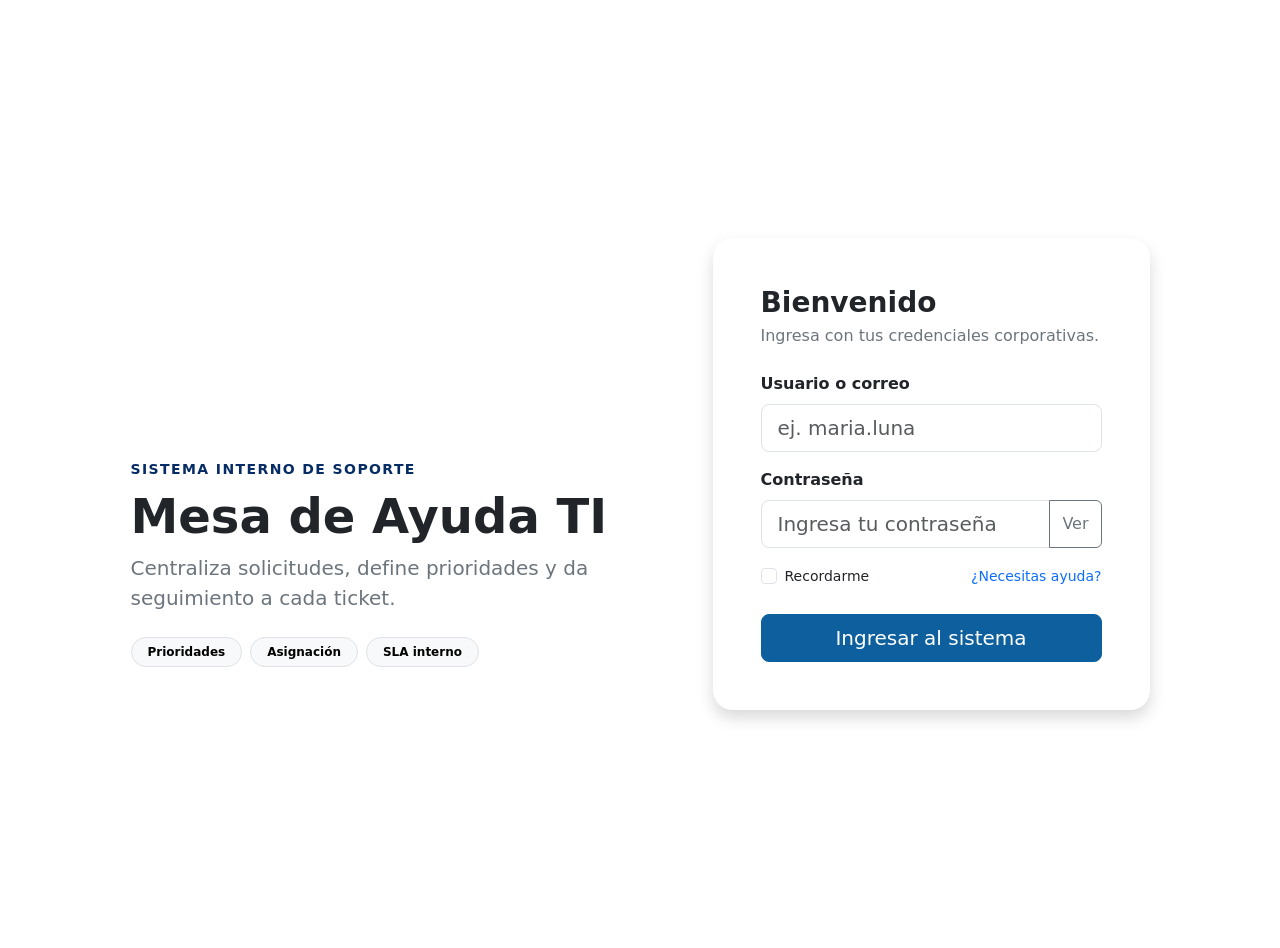
<file: index.html>
<!doctype html>
<html lang="es">

<head>
    <meta charset="utf-8">
    <meta name="viewport" content="width=device-width, initial-scale=1">
    <meta http-equiv="refresh" content="0;url=Frontend/Vistas/login.html">
    <title>Mesa de Ayuda TI | Grupo Norte</title>
</head>

<body>
    <p>Redirigiendo a <a href="Frontend/Vistas/login.html">Mesa de Ayuda TI</a>...</p>
</body>

</html>
</file>
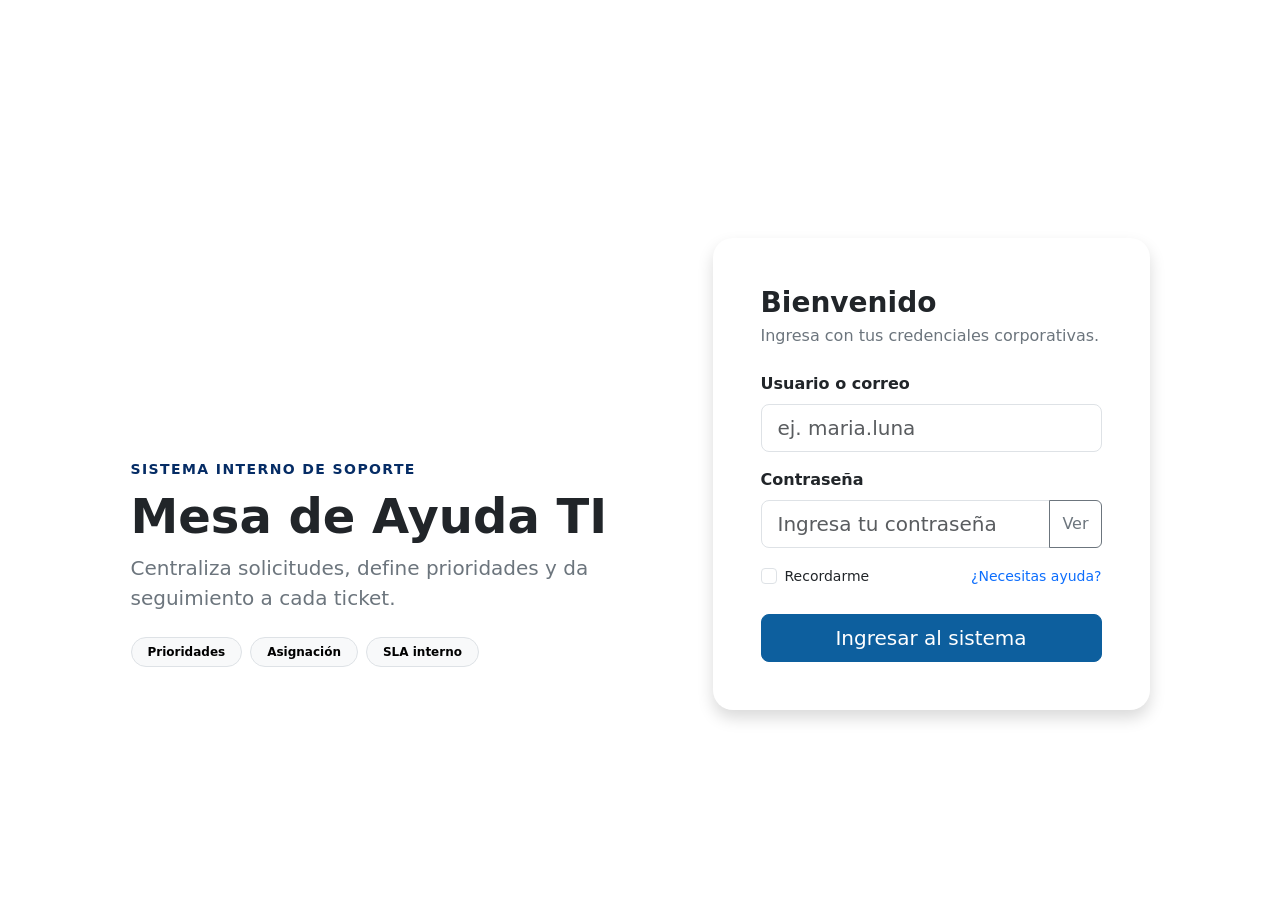
<file: Frontend/index.html>
<!doctype html>
<html lang="es">

<head>
    <meta charset="utf-8">
    <meta name="viewport" content="width=device-width, initial-scale=1">
    <meta http-equiv="refresh" content="0;url=Vistas/login.html">
    <title>Mesa de Ayuda TI | Grupo Norte</title>
</head>

<body>
    <p>Redirigiendo a <a href="Vistas/login.html">Mesa de Ayuda TI</a>...</p>
</body>

</html>
</file>
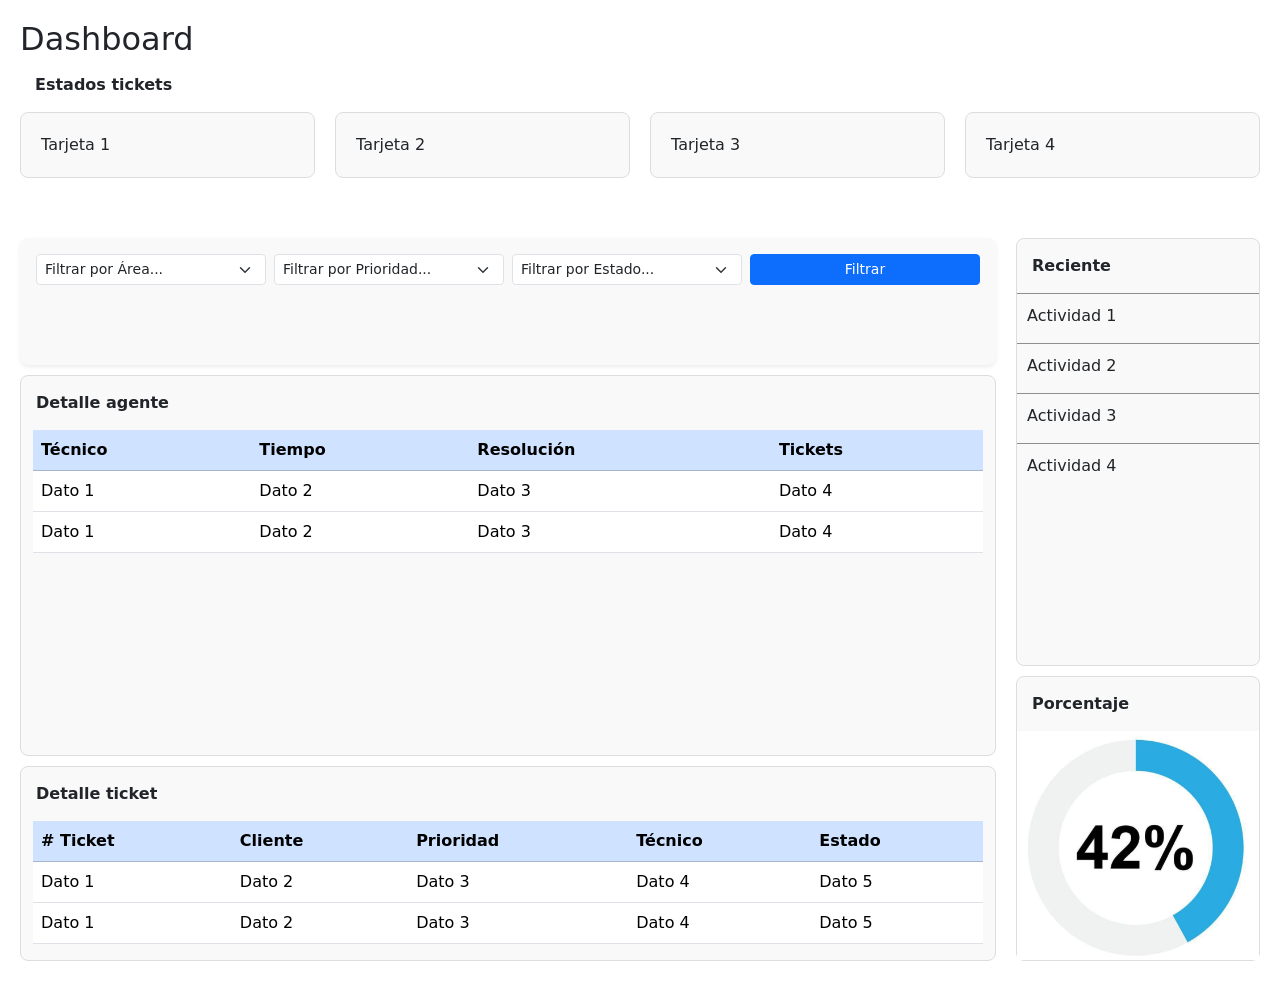
<file: dashboard.html>
<!DOCTYPE html>
<html lang="es">

<head>
    <meta charset="UTF-8">
    <title>Dashboard</title>
    <link href="https://cdn.jsdelivr.net/npm/bootstrap@5.3.8/dist/css/bootstrap.min.css" rel="stylesheet"
        integrity="sha384-sRIl4kxILFvY47J16cr9ZwB07vP4J8+LH7qKQnuqkuIAvNWLzeN8tE5YBujZqJLB" crossorigin="anonymous">
    <link rel="stylesheet" href="estilo-dashboard.css">
</head>

<body>

    <div class="cabecera">
        <h2>Dashboard</h2>
        <!--bootstrap-->
        <p class="fw-bold">Estados tickets</p>

        <div class="resumen-tickets">
            <div class="card">
                Tarjeta 1
            </div>
            <div class="card">
                Tarjeta 2
            </div>
            <div class="card">
                Tarjeta 3
            </div>
            <div class="card">
                Tarjeta 4
            </div>
        </div>
    </div>

    <div class="main">
        <div class="detalles">
            <div class="card p-3 shadow-sm border-0">
                <div class="row g-2">
                    <div class="col-md-3">
                        <select class="form-select form-select-sm">
                            <option selected>Filtrar por Área...</option>
                            <option>Contabilidad</option>
                            <option>Ventas</option>
                            <option>Sistemas</option>
                        </select>
                    </div>
                    <div class="col-md-3">
                        <select class="form-select form-select-sm">
                            <option selected>Filtrar por Prioridad...</option>
                            <option>Alta</option>
                            <option>Media</option>
                            <option>Baja</option>
                        </select>
                    </div>
                    <div class="col-md-3">
                        <select class="form-select form-select-sm">
                            <option selected>Filtrar por Estado...</option>
                            <option>Nuevo</option>
                            <option>En Atención</option>
                            <option>Resuelto</option>
                        </select>
                    </div>
                    <div class="col-md-3">
                        <button class="btn btn-primary btn-sm w-100">Filtrar</button>
                    </div>
                </div>
            </div>
            <div class="detalles-agente">
                <!--bootstrap-->
                <p class="fw-bold">Detalle agente</p>

                <!--bootstrap-->
                <div class="container-fluid">
                    <table class="table table-hover">
                        <thead>
                            <!--bootstrap-->
                            <tr class="table-primary">
                                <th>Técnico</th>
                                <th>Tiempo</th>
                                <th>Resolución</th>
                                <th>Tickets</th>
                            </tr>
                        </thead>
                        <tbody>
                            <tr>
                                <td>Dato 1</td>
                                <td>Dato 2</td>
                                <td>Dato 3</td>
                                <td>Dato 4</td>
                            </tr>
                            <tr>
                                <td>Dato 1</td>
                                <td>Dato 2</td>
                                <td>Dato 3</td>
                                <td>Dato 4</td>
                            </tr>
                        </tbody>
                    </table>
                </div>
            </div>
            <div class="detalles-ticket">
                <!--bootstrap-->
                <p class="fw-bold">Detalle ticket</p>
                <!--bootstrap-->
                <div class="container-fluid">
                    <table class="table table-hover">
                        <thead>
                            <!--bootstrap-->
                            <tr class="table-primary">
                                <th># Ticket</th>
                                <th>Cliente</th>
                                <th>Prioridad</th>
                                <th>Técnico</th>
                                <th>Estado</th>
                            </tr>
                        </thead>
                        <tbody>
                            <tr>
                                <td>Dato 1</td>
                                <td>Dato 2</td>
                                <td>Dato 3</td>
                                <td>Dato 4</td>
                                <td>Dato 5</td>
                            </tr>
                            <tr>
                                <td>Dato 1</td>
                                <td>Dato 2</td>
                                <td>Dato 3</td>
                                <td>Dato 4</td>
                                <td>Dato 5</td>
                            </tr>
                        </tbody>
                    </table>
                </div>
            </div>
        </div>
        <div class="actividad">
            <div class="actividad-reciente">
                <!--bootstrap-->
                <p class="fw-bold">Reciente</p>

                <div class="resumen-actividad">
                    <div class="card-activiti">
                        Actividad 1
                    </div>
                    <div class="card-activiti">
                        Actividad 2
                    </div>
                    <div class="card-activiti">
                        Actividad 3
                    </div>
                    <div class="card-activiti">
                        Actividad 4
                    </div>
                </div>
            </div>
            <div class="actividad-porcentaje">
                <!--bootstrap-->
                <p class="fw-bold">Porcentaje</p>
                <div class="logo">
                    <!--bootstrap-->
                    <img src="porcentaje.png" class="float-start img-fluid" alt="Logo-empresa">
                </div>

            </div>
        </div>
    </div>

</body>

</html>
</file>
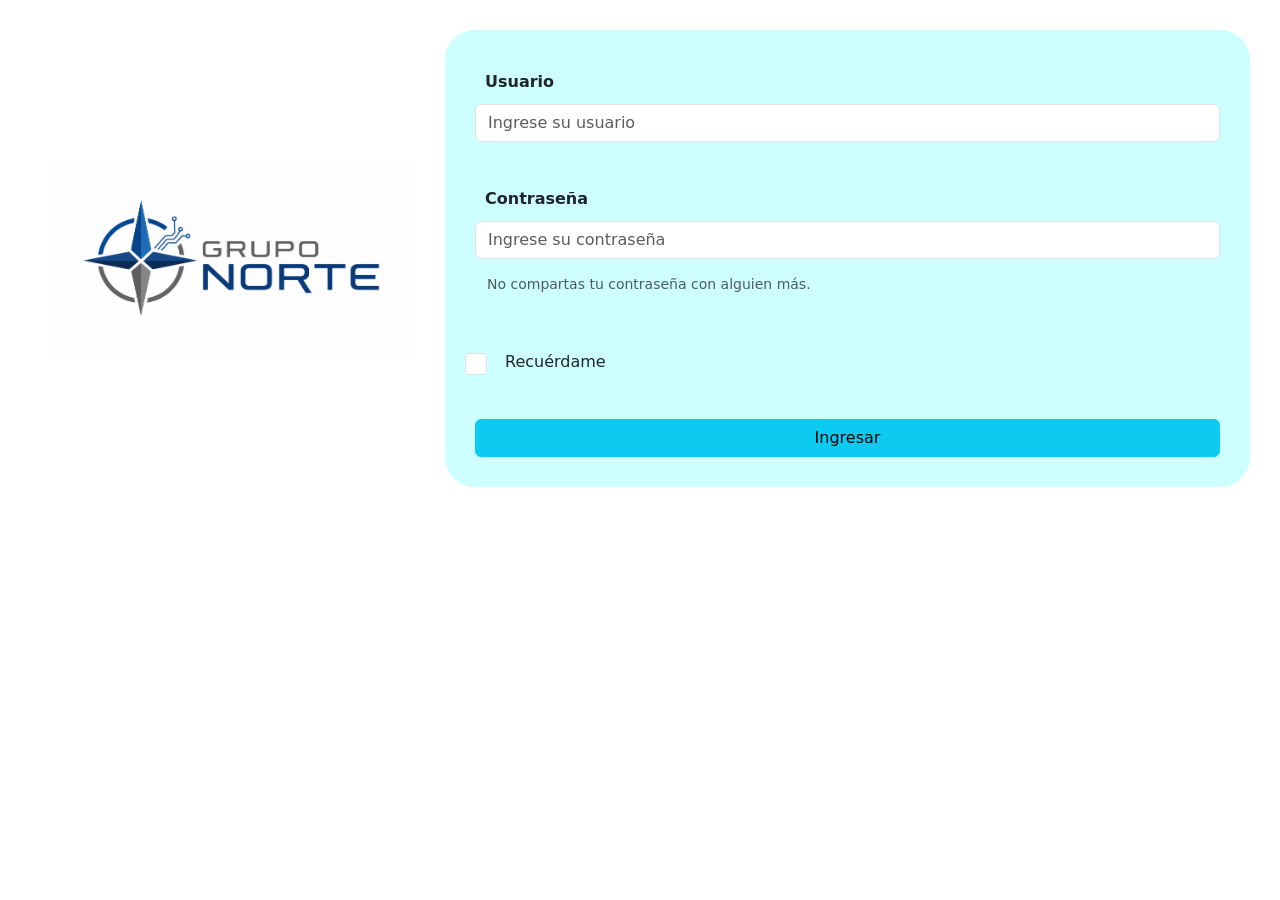
<file: login.html>
<!DOCTYPE html>
<html lang="en">

<head>
    <meta charset="UTF-8">
    <meta name="viewport" content="width=device-width, initial-scale=1.0">
    <title>LOGIN</title>
    <link href="https://cdn.jsdelivr.net/npm/bootstrap@5.3.8/dist/css/bootstrap.min.css" rel="stylesheet"
        integrity="sha384-sRIl4kxILFvY47J16cr9ZwB07vP4J8+LH7qKQnuqkuIAvNWLzeN8tE5YBujZqJLB" crossorigin="anonymous">

    <link rel="stylesheet" href="estilo-login.css">
</head>

<body>

    <main>
        <!--LOGO-->
        <div class="logo">
            <!--bootstrap-->
            <img src="logoEmpresa.png" class="float-start img-fluid" alt="Logo-empresa">
        </div>


        <!--FORMULARIO DE INGRESO-->
        <div class="formulario">
            <form>
                
                <!--bootstrap-->
                <div class="form-group">
                    <!--bootstrap-->
                    <label for="User" class="fw-bold">Usuario</label>
                    <input type="text" class="form-control" id="user" aria-describedby="userHelp"
                        placeholder="Ingrese su usuario">

                </div>

                <!--bootstrap-->
                <div class="form-group">
                    <!--bootstrap-->
                    <label for="Password" class="fw-bold">Contraseña</label>
                    <input type="password" class="form-control" id="password" placeholder="Ingrese su contraseña">
                    <!--bootstrap-->
                    <small id="emailHelp" class="form-text text-muted">
                        No compartas tu contraseña con alguien
                        más.
                    </small>
                </div>

                <!--bootstrap-->
                <div class="form-check">
                    <input type="checkbox" class="form-check-input" id="RecordarUsuario" data-bs-toggle="modal" data-bs-target="#miModal">
                    <label class="form-check-label" for="recordarUsuario">Recuérdame</label>
                </div>

                <!--bootstrap-->
                <div class="d-grid">
                    <a href="dashboard.html" class="btn btn-info" role="button">
                        Ingresar
                    </a>
                </div>

                <!--bootstrap-->
                <div class="modal fade" id="miModal" tabindex="-1" aria-labelledby="miModalLabel" aria-hidden="true"
                    style="display: none;">
                    <div class="modal-dialog">
                        <div class="modal-content">
                            <div class="modal-body">USUARIO Y CONTRASEÑA GUARDADOS</div>
                        </div>
                    </div>
                </div>

            </form>
        </div>
    </main>

    <script src="https://cdn.jsdelivr.net/npm/bootstrap@5.3.8/dist/js/bootstrap.bundle.min.js"
        integrity="sha384-FKyoEForCGlyvwx9Hj09JcYn3nv7wiPVlz7YYwJrWVcXK/BmnVDxM+D2scQbITxI"
        crossorigin="anonymous"></script>
</body>

</html>
</file>
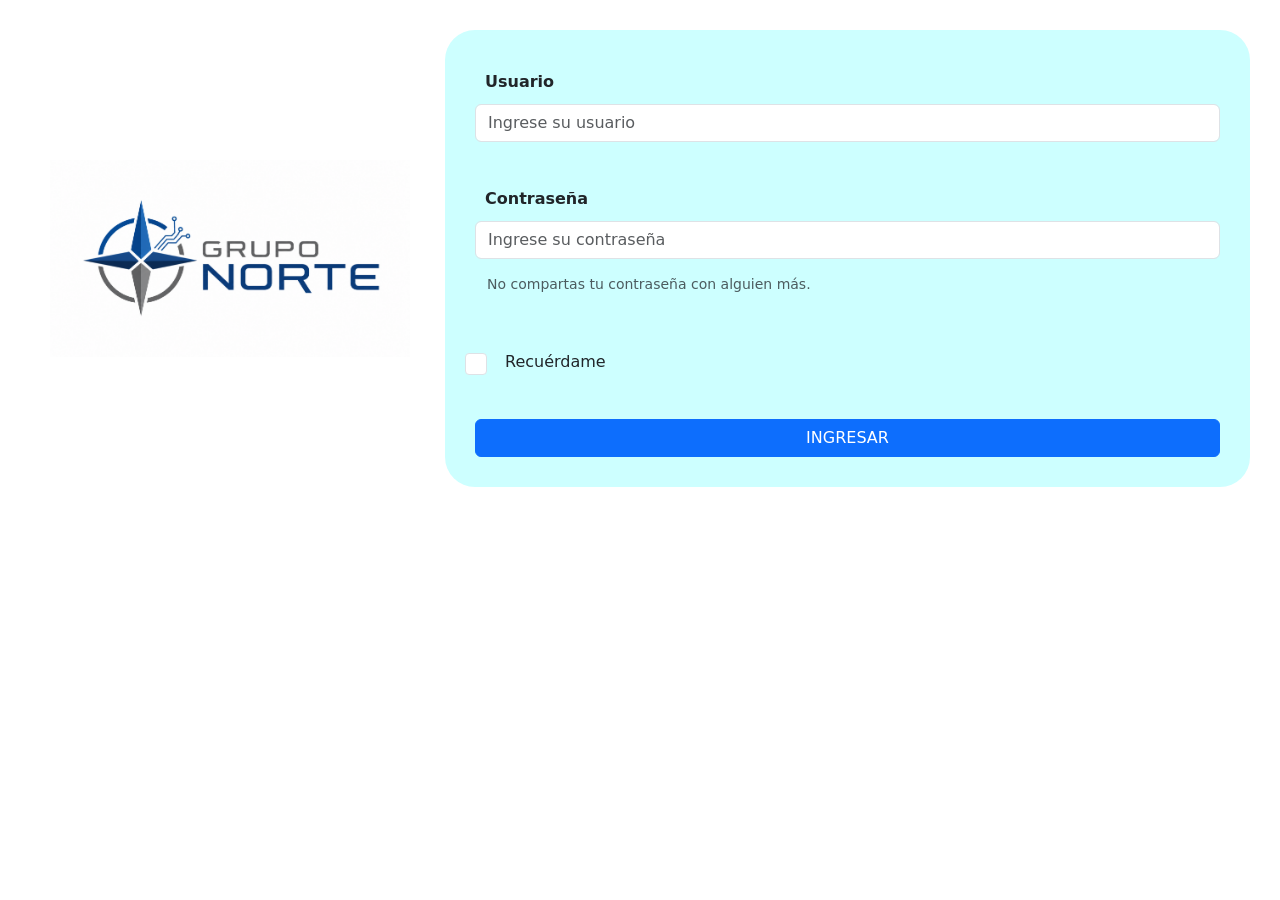
<file: Frontend/login.html>
<!DOCTYPE html>
<html lang="en">

<head>
    <meta charset="UTF-8">
    <meta name="viewport" content="width=device-width, initial-scale=1.0">
    <title>LOGIN</title>
    <link href="https://cdn.jsdelivr.net/npm/bootstrap@5.3.8/dist/css/bootstrap.min.css" rel="stylesheet"
        integrity="sha384-sRIl4kxILFvY47J16cr9ZwB07vP4J8+LH7qKQnuqkuIAvNWLzeN8tE5YBujZqJLB" crossorigin="anonymous">

    <link rel="stylesheet" href="estilo-login.css">
</head>

<body>

    <main>
        <!--LOGO-->
        <div class="logo">
            <img src="logoEmpresa.png" class="float-start img-fluid" alt="Logo-empresa">
        </div>


        <!--FORMULARIO DE INGRESO-->
        <div class="formulario">
            <form>
                <div class="form-group">
                    <label for="User" class="fw-bold">Usuario</label>
                    <input type="text" class="form-control" id="user" aria-describedby="userHelp"
                        placeholder="Ingrese su usuario">

                </div>
                <div class="form-group">
                    <label for="Password" class="fw-bold">Contraseña</label>
                    <input type="password" class="form-control" id="password" placeholder="Ingrese su contraseña">
                    <small id="emailHelp" class="form-text text-muted">
                        No compartas tu contraseña con alguien
                        más.
                    </small>
                </div>
                <div class="form-check">
                    <input type="checkbox" class="form-check-input" id="RecordarUsuario">
                    <label class="form-check-label" for="recordarUsuario">Recuérdame</label>
                </div>
                <div class="d-grid">
                    <button class="btn btn-primary" type="button">INGRESAR</button>
                </div>
            </form>
        </div>
    </main>
    <script src="https://cdn.jsdelivr.net/npm/bootstrap@5.3.8/dist/js/bootstrap.bundle.min.js"
        integrity="sha384-FKyoEForCGlyvwx9Hj09JcYn3nv7wiPVlz7YYwJrWVcXK/BmnVDxM+D2scQbITxI"
        crossorigin="anonymous"></script>
</body>

</html>
</file>
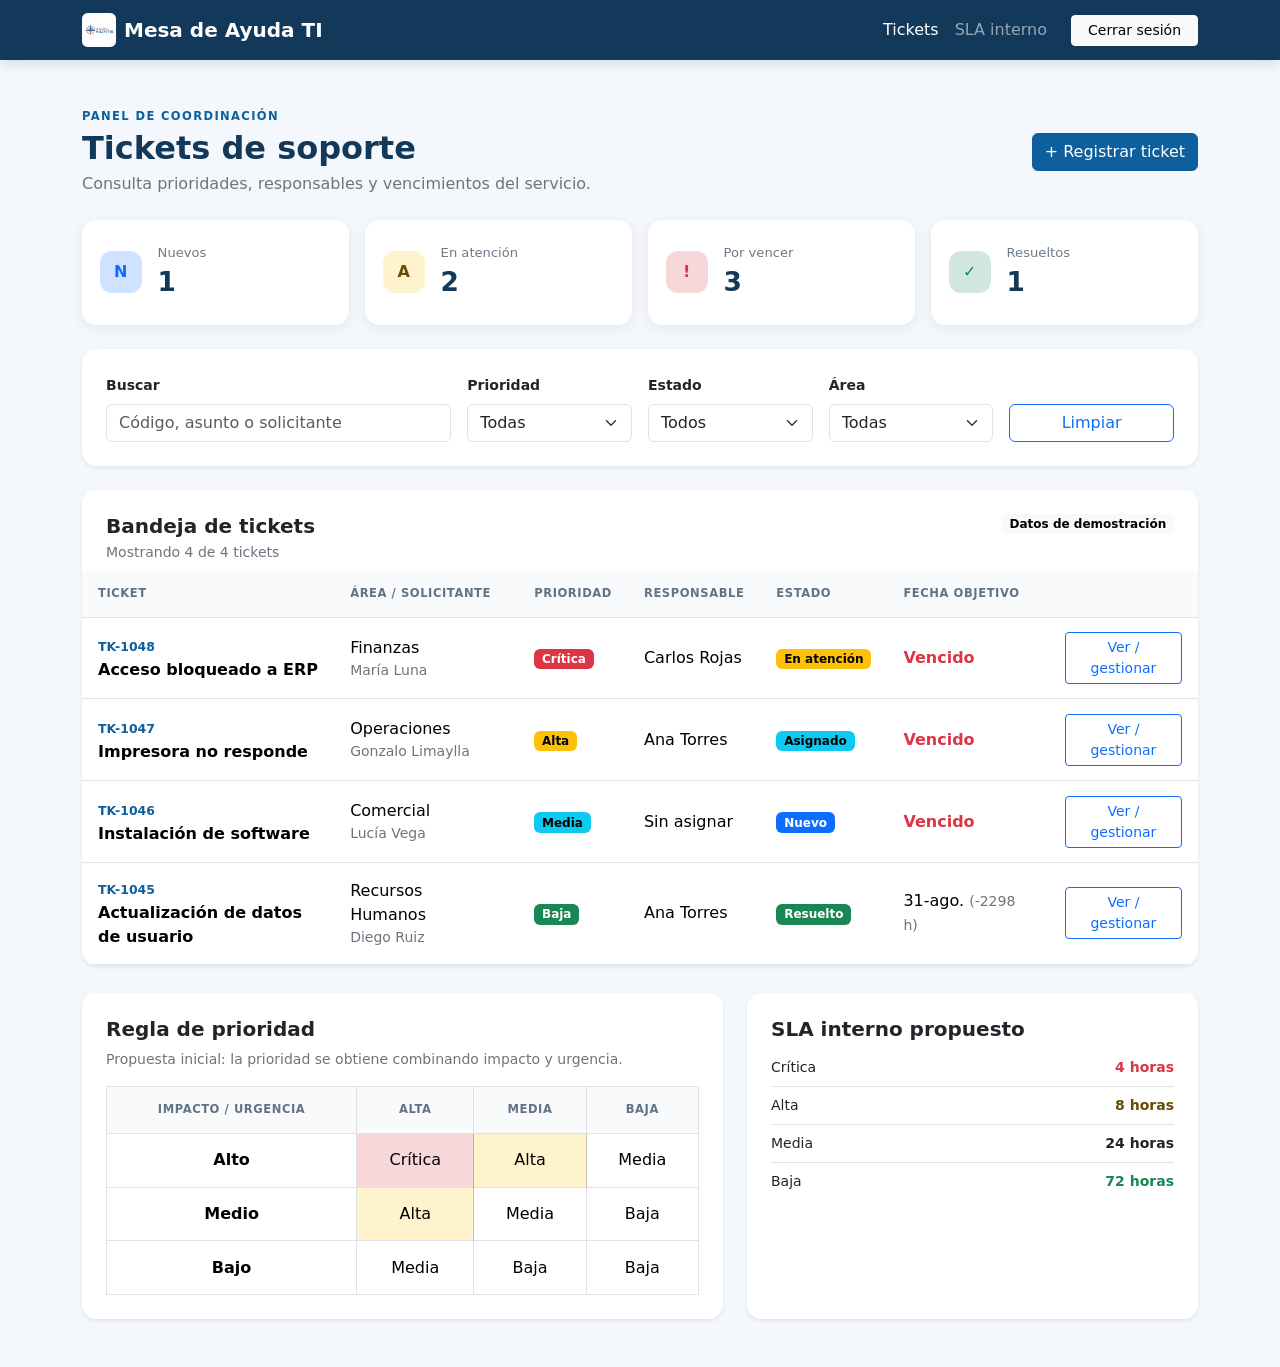
<file: Vistas/dashboard.html>
<!doctype html>
<html lang="es">

<head>
  <meta charset="utf-8">
  <meta name="viewport" content="width=device-width, initial-scale=1">
  <title>Panel de tickets | Grupo Norte</title>
  <link href="https://cdn.jsdelivr.net/npm/bootstrap@5.3.8/dist/css/bootstrap.min.css" rel="stylesheet">
  <link rel="stylesheet" href="../Estilos/estilo-dashboard.css">
  <link rel="stylesheet" href="../Estilos/Animacion-estilos-dashboard.css">
  
</head>

<body>
  <!-- Barra de navegación principal del sistema -->
  <nav class="navbar navbar-expand-lg navbar-dark app-nav">
    <div class="container"><a class="navbar-brand d-flex align-items-center gap-2 fw-bold" href="dashboard.html"><img
          src="../Imagenes/logoEmpresa.png" alt="Grupo Norte" class="nav-logo"><span>Mesa de Ayuda TI</span></a><button
        class="navbar-toggler" type="button" data-bs-toggle="collapse" data-bs-target="#navMenu" aria-controls="navMenu"
        aria-expanded="false" aria-label="Abrir menú"><span class="navbar-toggler-icon"></span></button>
      <div class="collapse navbar-collapse" id="navMenu">
        <ul class="navbar-nav ms-auto align-items-lg-center">
          <li class="nav-item"><a class="nav-link active" href="dashboard.html">Tickets</a></li>
          <li class="nav-item"><a class="nav-link" href="#sla">SLA interno</a></li>
          <li class="nav-item ms-lg-3"><a class="btn btn-light btn-sm px-3" href="login.html">Cerrar sesión</a></li>
        </ul>
      </div>
    </div>
  </nav>

  <!-- Contenido principal del panel -->
  <main class="container py-4 py-lg-5">
    <div class="d-flex flex-column flex-md-row justify-content-between align-items-md-center gap-3 mb-4">
      <div>
        <p class="eyebrow mb-1">PANEL DE COORDINACIÓN</p>
        <h1 class="h2 fw-bold mb-1">Tickets de soporte</h1>
        <p class="text-secondary mb-0">Consulta prioridades, responsables y vencimientos del servicio.</p>
      </div><button class="btn btn-primary" data-bs-toggle="modal" data-bs-target="#ticketModal">+ Registrar
        ticket</button>
    </div>

    <!-- Resumen de métricas del sistema -->
    <section class="row g-3 mb-4" aria-label="Resumen de tickets">
      <div class="col-6 col-lg-3">
        <article class="metric-card"><span class="metric-icon bg-primary-subtle text-primary">N</span>
          <div>
            <p>Nuevos</p><strong id="countNew">0</strong>
          </div>
        </article>
      </div>
      <div class="col-6 col-lg-3">
        <article class="metric-card"><span class="metric-icon bg-warning-subtle text-warning-emphasis">A</span>
          <div>
            <p>En atención</p><strong id="countActive">0</strong>
          </div>
        </article>
      </div>
      <div class="col-6 col-lg-3">
        <article class="metric-card"><span class="metric-icon bg-danger-subtle text-danger">!</span>
          <div>
            <p>Por vencer</p><strong id="countRisk">0</strong>
          </div>
        </article>
      </div>
      <div class="col-6 col-lg-3">
        <article class="metric-card"><span class="metric-icon bg-success-subtle text-success">✓</span>
          <div>
            <p>Resueltos</p><strong id="countDone">0</strong>
          </div>
        </article>
      </div>
    </section>
    <!-- Filtros para buscar tickets por texto y categoría -->
    <section class="card border-0 shadow-sm mb-4">
      <div class="card-body p-3 p-lg-4">
        <div class="row g-3 align-items-end">
          <div class="col-md-4"><label class="form-label small fw-semibold" for="searchTicket">Buscar</label><input
              class="form-control" id="searchTicket" placeholder="Código, asunto o solicitante"></div>
          <div class="col-6 col-md-2"><label class="form-label small fw-semibold"
              for="filtroPrioridad">Prioridad</label><select class="form-select" id="filtroPrioridad">
              <option value="">Todas</option>
              <option>Crítica</option>
              <option>Alta</option>
              <option>Media</option>
              <option>Baja</option>
            </select></div>
          <div class="col-6 col-md-2"><label class="form-label small fw-semibold"
              for="filtroEstado">Estado</label><select class="form-select" id="filtroEstado">
              <option value="">Todos</option>
              <option>Nuevo</option>
              <option>Asignado</option>
              <option>En atención</option>
              <option>Pendiente usuario</option>
              <option>Resuelto</option>
            </select></div>
          <div class="col-6 col-md-2"><label class="form-label small fw-semibold" for="filtroArea">Área</label><select
              class="form-select" id="filtroArea">
              <option value="">Todas</option>
              <option>Finanzas</option>
              <option>Operaciones</option>
              <option>Comercial</option>
              <option>Recursos Humanos</option>
            </select></div>
          <div class="col-6 col-md-2"><button class="btn btn-outline-primary w-100" id="clearFilters"
              type="button">Limpiar</button></div>
        </div>
      </div>
    </section>
    <!-- Tabla principal donde se muestran los tickets -->
    <section class="card border-0 shadow-sm overflow-hidden">
      <div class="card-header bg-white border-0 pt-4 px-4 d-flex justify-content-between">
        <div>
          <h2 class="h5 fw-bold mb-1">Bandeja de tickets</h2>
          <p class="small text-secondary mb-0" id="ticketResult">Cargando tickets...</p>
        </div><span class="badge text-bg-light align-self-start">Datos de demostración</span>
      </div>
      <div class="table-responsive">
        <table class="table table-hover align-middle mb-0">
          <thead>
            <tr>
              <th>Ticket</th>
              <th>Área / solicitante</th>
              <th>Prioridad</th>
              <th>Responsable</th>
              <th>Estado</th>
              <th>Fecha objetivo</th>
              <th><span class="visually-hidden">Acciones</span></th>
            </tr>
          </thead>
          <tbody id="tablaTickets"></tbody>
        </table>
      </div>
    </section>
    <!-- Sección de SLA y reglas de prioridad -->
    <section id="sla" class="row g-4 mt-1">
      <div class="col-lg-7">
        <div class="card border-0 shadow-sm h-100">
          <div class="card-body p-4">
            <h2 class="h5 fw-bold">Regla de prioridad</h2>
            <p class="text-secondary small">Propuesta inicial: la prioridad se obtiene combinando impacto y urgencia.
            </p>
            <div class="table-responsive">
              <table class="table table-sm table-bordered text-center mb-0">
                <thead>
                  <tr>
                    <th>Impacto / urgencia</th>
                    <th>Alta</th>
                    <th>Media</th>
                    <th>Baja</th>
                  </tr>
                </thead>
                <tbody>
                  <tr>
                    <th>Alto</th>
                    <td class="table-danger">Crítica</td>
                    <td class="table-warning">Alta</td>
                    <td>Media</td>
                  </tr>
                  <tr>
                    <th>Medio</th>
                    <td class="table-warning">Alta</td>
                    <td>Media</td>
                    <td>Baja</td>
                  </tr>
                  <tr>
                    <th>Bajo</th>
                    <td>Media</td>
                    <td>Baja</td>
                    <td>Baja</td>
                  </tr>
                </tbody>
              </table>
            </div>
          </div>
        </div>
      </div>
      <div class="col-lg-5">
        <div class="card border-0 shadow-sm h-100">
          <div class="card-body p-4">
            <h2 class="h5 fw-bold">SLA interno propuesto</h2>
            <ul class="list-group list-group-flush small">
              <li class="list-group-item px-0 d-flex justify-content-between"><span>Crítica</span><strong
                  class="text-danger">4 horas</strong></li>
              <li class="list-group-item px-0 d-flex justify-content-between"><span>Alta</span><strong
                  class="text-warning-emphasis">8 horas</strong></li>
              <li class="list-group-item px-0 d-flex justify-content-between"><span>Media</span><strong>24
                  horas</strong></li>
              <li class="list-group-item px-0 d-flex justify-content-between"><span>Baja</span><strong
                  class="text-success">72 horas</strong></li>
            </ul>
          </div>
        </div>
      </div>
    </section>
  </main>
  <!-- Modal para registrar un nuevo ticket -->
  <div class="modal fade" id="ticketModal" tabindex="-1" aria-labelledby="ticketTitle" aria-hidden="true">
    <div class="modal-dialog modal-lg">
      <div class="modal-content">
        <form id="ticketForm" novalidate>
          <div class="modal-header">
            <div>
              <h2 class="modal-title fs-5" id="ticketTitle">Registrar nuevo ticket</h2>
              <p class="small text-secondary mb-0">La prioridad se calcula con impacto y urgencia.</p>
            </div><button type="button" class="btn-close" data-bs-dismiss="modal" aria-label="Cerrar"></button>
          </div>
          <div class="modal-body">
            <div class="row g-3">
              <div class="col-md-8"><label class="form-label" for="ticketSubject">Asunto</label><input
                  class="form-control" id="ticketSubject" required
                  placeholder="Ej. No puedo acceder al sistema de ventas">
                <div class="invalid-feedback">Describe brevemente el incidente.</div>
              </div>
              <div class="col-md-4"><label class="form-label" for="ticketArea">Área</label><select class="form-select"
                  id="ticketArea" required>
                  <option value="">Selecciona...</option>
                  <option>Finanzas</option>
                  <option>Operaciones</option>
                  <option>Comercial</option>
                  <option>Recursos Humanos</option>
                </select>
                <div class="invalid-feedback">Selecciona un área.</div>
              </div>
              <div class="col-md-6"><label class="form-label" for="ticketImpact">Impacto</label><select
                  class="form-select" id="ticketImpact" required>
                  <option value="">Selecciona...</option>
                  <option>Alto</option>
                  <option>Medio</option>
                  <option>Bajo</option>
                </select></div>
              <div class="col-md-6"><label class="form-label" for="ticketUrgency">Urgencia</label><select
                  class="form-select" id="ticketUrgency" required>
                  <option value="">Selecciona...</option>
                  <option>Alta</option>
                  <option>Media</option>
                  <option>Baja</option>
                </select></div>
              <div class="col-12"><label class="form-label" for="ticketDescription">Descripción</label><textarea
                  class="form-control" id="ticketDescription" rows="3" required
                  placeholder="Indica qué ocurre y desde cuándo."></textarea>
                <div class="invalid-feedback">Agrega una descripción del incidente.</div>
              </div>
              <div class="col-12">
                <div class="alert alert-primary mb-0 py-2" id="priorityPreview">Selecciona impacto y urgencia para
                  calcular la prioridad y SLA.</div>
              </div>
            </div>
          </div>
          <div class="modal-footer"><button type="button" class="btn btn-light"
              data-bs-dismiss="modal">Cancelar</button><button class="btn btn-primary" type="submit">Registrar
              ticket</button></div>
        </form>
      </div>
    </div>
  </div>
  <!-- Modal para gestionar un ticket existente -->
  <div class="modal fade" id="manageModal" tabindex="-1" aria-labelledby="manageTitle" aria-hidden="true">
    <div class="modal-dialog">
      <div class="modal-content">
        <form id="manageForm">
          <div class="modal-header">
            <div>
              <h2 class="modal-title fs-5" id="manageTitle">Gestionar ticket</h2>
              <p class="small text-secondary mb-0" id="manageCode"></p>
            </div><button type="button" class="btn-close" data-bs-dismiss="modal" aria-label="Cerrar"></button>
          </div>
          <div class="modal-body">
            <p class="fw-semibold mb-3" id="manageSubject"></p>
            <div class="row g-3">
              <div class="col-md-6"><label class="form-label" for="manageTechnician">Técnico asignado</label><select
                  class="form-select" id="manageTechnician">
                  <option>Sin asignar</option>
                  <option>Ana Torres</option>
                  <option>Carlos Rojas</option>
                  <option>Kevin Díaz</option>
                </select></div>
              <div class="col-md-6"><label class="form-label" for="manageStatus">Estado</label><select
                  class="form-select" id="manageStatus">
                  <option>Nuevo</option>
                  <option>Asignado</option>
                  <option>En atención</option>
                  <option>Pendiente usuario</option>
                  <option>Resuelto</option>
                </select></div>
              <div class="col-12"><label class="form-label" for="manageComment">Comentario de
                  seguimiento</label><textarea class="form-control" id="manageComment" rows="2"
                  placeholder="Ej. Se contactó al usuario para validar el acceso."></textarea></div>
              <div class="col-12">
                <div class="border rounded p-3 bg-light-subtle">
                  <p class="small text-uppercase fw-bold text-secondary mb-2">Historial de demostración</p>
                  <ul id="ticketHistory" class="small mb-0 ps-3"></ul>
                </div>
              </div>
            </div>
          </div>
          <div class="modal-footer"><button type="button" class="btn btn-light"
              data-bs-dismiss="modal">Cancelar</button><button class="btn btn-primary" type="submit">Guardar
              cambios</button></div>
        </form>
      </div>
    </div>
  </div>
  <div class="toast-container position-fixed top-0 end-0 p-3">
    <div id="appToast" class="toast align-items-center text-bg-success border-0" role="status">
      <div class="d-flex">
        <div class="toast-body" id="toastMessage">Cambios guardados.</div><button type="button"
          class="btn-close btn-close-white me-2 m-auto" data-bs-dismiss="toast" aria-label="Cerrar"></button>
      </div>
    </div>
  </div>
  <script src="https://cdn.jsdelivr.net/npm/bootstrap@5.3.8/dist/js/bootstrap.bundle.min.js"></script>
  <script src="../App/javascript.js"></script>
</body>

</html>
</file>
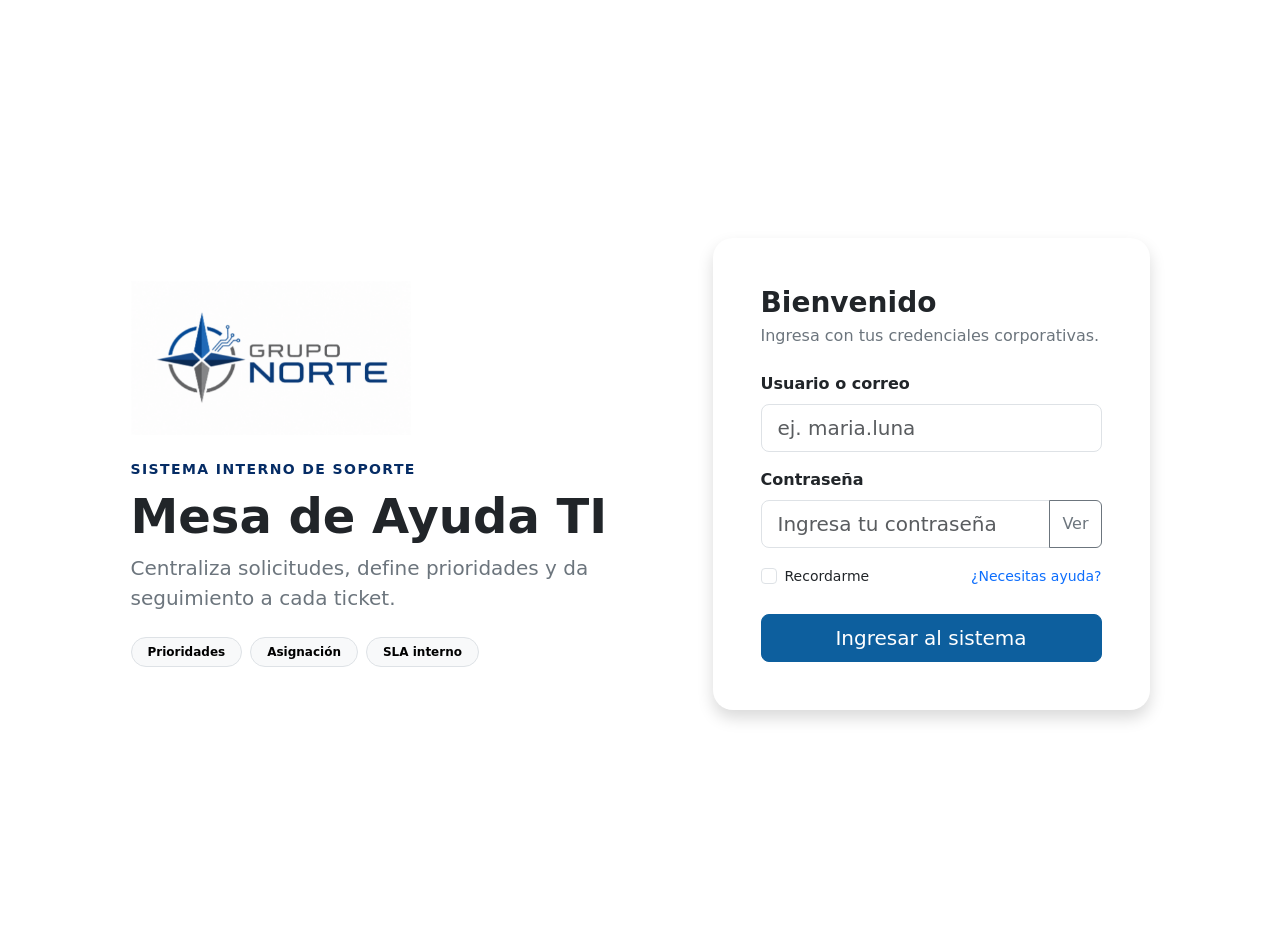
<file: Vistas/login.html>
<!doctype html>
<html lang="es">

<head>
  <meta charset="utf-8">
  <meta name="viewport" content="width=device-width, initial-scale=1">
  <title>Iniciar sesión | Grupo Norte</title>
  <link href="https://cdn.jsdelivr.net/npm/bootstrap@5.3.8/dist/css/bootstrap.min.css" rel="stylesheet">
  <link rel="stylesheet" href="../Estilos/estilo-login.css">
  <link rel="stylesheet" href="../Estilos/Animaciones-css-login.css">
</head>

<body>
  <!-- Contenedor principal de la pantalla de login -->
  <main class="container py-4 py-lg-5">
    <div class="row min-vh-100 align-items-center justify-content-center g-4 g-lg-5">
      <!-- Lado izquierdo: información del sistema -->
      <section class="col-lg-6 text-center text-lg-start" aria-labelledby="tituloSistema">
        <img class="img-fluid company-logo mb-4" src="../Imagenes/logoEmpresa.png" alt="Logo de Grupo Norte S.A.">
        <p class="text-uppercase fw-bold small text-primary-emphasis letter-spacing mb-2">Sistema interno de soporte</p>
        <h1 id="tituloSistema" class="display-5 fw-bold text-dark">Mesa de Ayuda TI</h1>
        <p class="lead text-secondary mb-4">Centraliza solicitudes, define prioridades y da seguimiento a cada ticket.
        </p>
        <div class="d-flex flex-wrap justify-content-center justify-content-lg-start gap-2"><span
            class="badge rounded-pill text-bg-light border px-3 py-2">Prioridades</span><span
            class="badge rounded-pill text-bg-light border px-3 py-2">Asignación</span><span
            class="badge rounded-pill text-bg-light border px-3 py-2">SLA interno</span></div>
      </section>

      <!-- Lado derecho: formulario de inicio de sesión -->
      <section class="col-sm-10 col-md-8 col-lg-5" aria-labelledby="tituloLogin">
        <div class="card border-0 shadow login-card">
          <div class="card-body p-4 p-md-5">
            <h2 id="tituloLogin" class="h3 fw-bold mb-1">Bienvenido</h2>
            <p class="text-secondary mb-4">Ingresa con tus credenciales corporativas.</p>

            <!-- Formulario con validación básica de Bootstrap -->
            <form id="loginForm" novalidate>
              <div class="mb-3"><label for="user" class="form-label fw-semibold">Usuario o correo</label><input
                  type="text" class="form-control form-control-lg" id="user" placeholder="ej. maria.luna" required
                  autocomplete="username">
                <div class="invalid-feedback">Ingresa tu usuario corporativo.</div>
              </div>
              <div class="mb-3"><label for="password" class="form-label fw-semibold">Contraseña</label>
                <div class="input-group"><input type="password" class="form-control form-control-lg" id="password"
                    placeholder="Ingresa tu contraseña" required autocomplete="current-password"><button
                    class="btn btn-outline-secondary" type="button" id="togglePassword"
                    aria-label="Mostrar contraseña">Ver</button></div>
                <div class="invalid-feedback">Ingresa tu contraseña.</div>
              </div>

              <!-- Opciones extras del login -->
              <div class="d-flex justify-content-between align-items-center mb-4">
                <div class="form-check"><input class="form-check-input" type="checkbox" id="remember"><label
                    class="form-check-label small" for="remember">Recordarme</label></div><a href="#"
                  class="small text-decoration-none" data-bs-toggle="modal" data-bs-target="#supportModal">¿Necesitas
                  ayuda?</a>
              </div><button class="btn btn-primary btn-lg w-100" type="submit">Ingresar al sistema</button>
            </form>
          </div>
        </div>
      </section>
    </div>
  </main>

  <!-- Modal de ayuda para recuperar acceso -->
  <div class="modal fade" id="supportModal" tabindex="-1" aria-labelledby="supportTitle" aria-hidden="true">
    <div class="modal-dialog">
      <div class="modal-content">
        <div class="modal-header">
          <h2 class="modal-title fs-5" id="supportTitle">Soporte de acceso</h2><button type="button" class="btn-close"
            data-bs-dismiss="modal" aria-label="Cerrar"></button>
        </div>
        <div class="modal-body">Comunícate con el área de TI para restablecer tus credenciales corporativas.</div>
      </div>
    </div>
  </div>
  <script src="https://cdn.jsdelivr.net/npm/bootstrap@5.3.8/dist/js/bootstrap.bundle.min.js"></script>
  <script src="../App/javascript.js"></script>
</body>

</html>
</file>
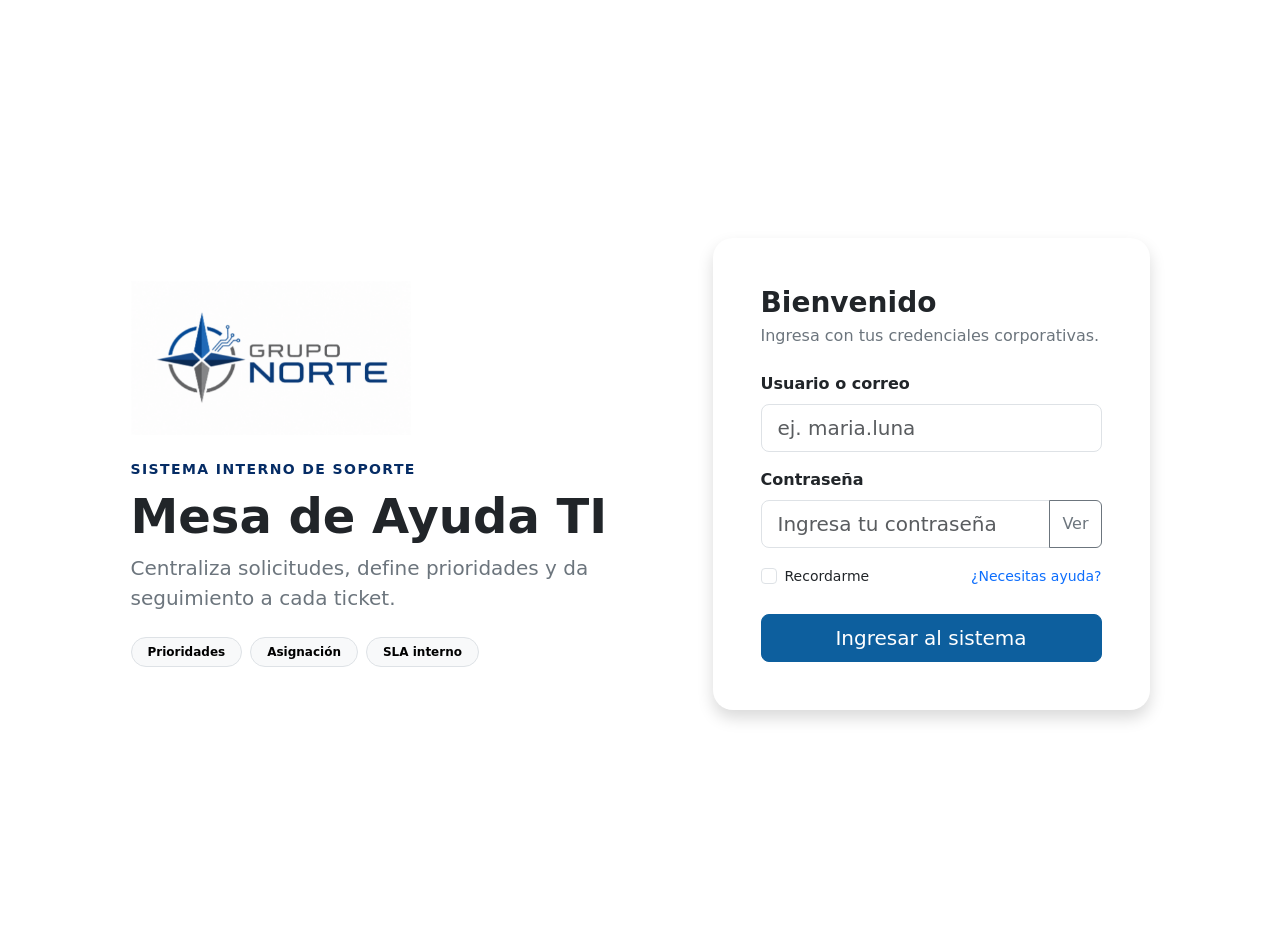
<file: Frontend/Vistas/dashboard.html>
<!doctype html>
<html lang="es">

<head>
  <meta charset="utf-8">
  <meta name="viewport" content="width=device-width, initial-scale=1">
  <title>Panel de tickets | Grupo Norte</title>
  <link href="https://cdn.jsdelivr.net/npm/bootstrap@5.3.8/dist/css/bootstrap.min.css" rel="stylesheet">
  <link rel="stylesheet" href="../Estilos/estilo-dashboard.css">
  <link rel="stylesheet" href="../Estilos/Animacion-estilos-dashboard.css">
  
</head>

<body>
  <!-- Barra de navegación principal del sistema -->
  <nav class="navbar navbar-expand-lg navbar-dark app-nav">
    <div class="container"><a class="navbar-brand d-flex align-items-center gap-2 fw-bold" href="dashboard.html"><img
          src="../Imagenes/logoEmpresa.png" alt="Grupo Norte" class="nav-logo"><span>Mesa de Ayuda TI</span></a><button
        class="navbar-toggler" type="button" data-bs-toggle="collapse" data-bs-target="#navMenu" aria-controls="navMenu"
        aria-expanded="false" aria-label="Abrir menú"><span class="navbar-toggler-icon"></span></button>
      <div class="collapse navbar-collapse" id="navMenu">
        <ul class="navbar-nav ms-auto align-items-lg-center">
          <li class="nav-item"><a class="nav-link active" href="dashboard.html">Tickets</a></li>
          <li class="nav-item"><a class="nav-link" href="#sla">SLA interno</a></li>
          <li class="nav-item d-flex align-items-center me-lg-3"><span class="navbar-text small" id="sessionUser"></span></li>
          <li class="nav-item ms-lg-3"><a class="btn btn-light btn-sm px-3" href="login.html" id="logoutButton">Cerrar sesión</a></li>
        </ul>
      </div>
    </div>
  </nav>

  <!-- Contenido principal del panel -->
  <main class="container py-4 py-lg-5">
    <div class="d-flex flex-column flex-md-row justify-content-between align-items-md-center gap-3 mb-4">
      <div>
        <p class="eyebrow mb-1">PANEL DE COORDINACIÓN</p>
        <h1 class="h2 fw-bold mb-1">Tickets de soporte</h1>
        <p class="text-secondary mb-0">Consulta prioridades, responsables y vencimientos del servicio.</p>
      </div><button class="btn btn-primary" id="createTicketButton" data-bs-toggle="modal" data-bs-target="#ticketModal" hidden>+ Registrar
        ticket</button>
    </div>

    <div id="dashboardMessage" class="alert alert-danger d-none" role="alert" aria-live="polite"></div>

    <section id="adminPanel" class="mb-5" aria-labelledby="adminPanelTitle" hidden>
      <div class="d-flex flex-column flex-md-row justify-content-between align-items-md-end gap-2 mb-3">
        <div>
          <p class="eyebrow mb-1">ADMINISTRACIÓN</p>
          <h2 class="h4 fw-bold mb-0" id="adminPanelTitle">Usuarios y catálogos</h2>
        </div>
        <p class="small text-secondary mb-0">Los cambios se guardan en el backend.</p>
      </div>
      <div class="row g-4">
        <section class="col-xl-5" aria-labelledby="catalogAdminTitle">
          <div class="card border-0 shadow-sm h-100">
            <div class="card-body p-3 p-lg-4">
              <h3 class="h5 fw-bold" id="catalogAdminTitle">Catálogos</h3>
              <form id="catalogForm" class="row g-2 mb-3">
                <input id="catalogId" type="hidden">
                <div class="col-sm-6"><label class="form-label small" for="catalogType">Tipo</label><select class="form-select" id="catalogType"><option value="areas">Área</option><option value="categorias">Categoría</option><option value="prioridades">Prioridad</option></select></div>
                <div class="col-sm-6"><label class="form-label small" for="catalogExistingItem">Editar existente</label><select class="form-select" id="catalogExistingItem"><option value="">Nuevo elemento</option></select></div>
                <div class="col-sm-8"><label class="form-label small" for="catalogName">Nombre</label><input class="form-control" id="catalogName" maxlength="100" required></div>
                <div class="col-sm-4" id="catalogSlaGroup" hidden><label class="form-label small" for="catalogSlaHours">SLA (horas)</label><input class="form-control" id="catalogSlaHours" type="number" min="1"></div>
                <div class="col-12 d-flex flex-wrap gap-2"><button class="btn btn-primary btn-sm" id="catalogSaveButton" type="submit">Crear</button><button class="btn btn-outline-danger btn-sm" id="catalogDeleteButton" type="button" hidden>Eliminar</button><button class="btn btn-light btn-sm" id="catalogResetButton" type="button">Limpiar</button></div>
              </form>
              <div class="table-responsive"><table class="table table-sm align-middle mb-0"><thead><tr><th>Elemento</th><th>SLA</th><th><span class="visually-hidden">Acciones</span></th></tr></thead><tbody id="catalogTable"></tbody></table></div>
            </div>
          </div>
        </section>
        <section class="col-xl-7" aria-labelledby="matrixAdminTitle">
          <div class="card border-0 shadow-sm h-100">
            <div class="card-body p-3 p-lg-4">
              <h3 class="h5 fw-bold" id="matrixAdminTitle">Matriz de prioridad</h3>
              <form id="matrixForm" class="row g-2 mb-3">
                <input id="matrixRuleId" type="hidden">
                <div class="col-sm-4"><label class="form-label small" for="matrixImpact">Impacto</label><select class="form-select" id="matrixImpact"><option value="ALTO">Alto</option><option value="MEDIO">Medio</option><option value="BAJO">Bajo</option></select></div>
                <div class="col-sm-4"><label class="form-label small" for="matrixUrgency">Urgencia</label><select class="form-select" id="matrixUrgency"><option value="ALTO">Alta</option><option value="MEDIO">Media</option><option value="BAJO">Baja</option></select></div>
                <div class="col-sm-4"><label class="form-label small" for="matrixPriority">Prioridad</label><select class="form-select" id="matrixPriority" required></select></div>
                <div class="col-12"><button class="btn btn-primary btn-sm" id="matrixSaveButton" type="submit">Guardar regla</button><button class="btn btn-light btn-sm" id="matrixResetButton" type="button">Limpiar</button></div>
              </form>
              <div class="table-responsive"><table class="table table-sm align-middle mb-0"><thead><tr><th>Impacto</th><th>Urgencia</th><th>Prioridad</th><th><span class="visually-hidden">Acciones</span></th></tr></thead><tbody id="priorityRuleTable"></tbody></table></div>
            </div>
          </div>
        </section>
        <section class="col-12" aria-labelledby="userAdminTitle">
          <div class="card border-0 shadow-sm">
            <div class="card-body p-3 p-lg-4">
              <h3 class="h5 fw-bold" id="userAdminTitle">Usuarios</h3>
              <form id="userForm" class="row g-2 mb-3">
                <input id="adminUserId" type="hidden">
                <div class="col-md-3"><label class="form-label small" for="adminUsername">Usuario</label><input class="form-control" id="adminUsername" maxlength="60" required></div>
                <div class="col-md-3"><label class="form-label small" for="adminEmail">Correo</label><input class="form-control" id="adminEmail" type="email" maxlength="160" required></div>
                <div class="col-md-3"><label class="form-label small" for="adminPassword">Contraseña</label><input class="form-control" id="adminPassword" type="password" minlength="8" maxlength="100" autocomplete="new-password" required></div>
                <div class="col-md-3"><label class="form-label small" for="adminRole">Rol</label><select class="form-select" id="adminRole"><option value="ADMINISTRADOR">Administrador</option><option value="COORDINADOR">Coordinador</option><option value="TECNICO">Técnico</option><option value="SOLICITANTE">Solicitante</option></select></div>
                <div class="col-md-4"><label class="form-label small" for="adminArea">Área</label><select class="form-select" id="adminArea" required></select></div>
                <div class="col-md-4 d-flex align-items-end"><div class="form-check mb-2"><input class="form-check-input" id="adminEnabled" type="checkbox" checked><label class="form-check-label" for="adminEnabled">Cuenta habilitada</label></div></div>
                <div class="col-md-4 d-flex align-items-end flex-wrap gap-2"><button class="btn btn-primary btn-sm" id="userSaveButton" type="submit">Crear usuario</button><button class="btn btn-light btn-sm" id="userResetButton" type="button">Limpiar</button></div>
              </form>
              <div class="table-responsive"><table class="table table-sm align-middle mb-0"><thead><tr><th>Usuario</th><th>Correo</th><th>Rol</th><th>Área</th><th>Estado</th><th><span class="visually-hidden">Acciones</span></th></tr></thead><tbody id="userTable"></tbody></table></div>
            </div>
          </div>
        </section>
      </div>
    </section>

    <!-- Resumen de métricas del sistema -->
    <section class="row g-3 mb-4" aria-label="Resumen de tickets">
      <div class="col-6 col-lg-3">
        <article class="metric-card"><span class="metric-icon bg-primary-subtle text-primary">N</span>
          <div>
            <p>Nuevos</p><strong id="countNew">0</strong>
          </div>
        </article>
      </div>
      <div class="col-6 col-lg-3">
        <article class="metric-card"><span class="metric-icon bg-warning-subtle text-warning-emphasis">A</span>
          <div>
            <p>En atención</p><strong id="countActive">0</strong>
          </div>
        </article>
      </div>
      <div class="col-6 col-lg-3">
        <article class="metric-card"><span class="metric-icon bg-danger-subtle text-danger">!</span>
          <div>
            <p>Por vencer</p><strong id="countRisk">0</strong>
          </div>
        </article>
      </div>
      <div class="col-6 col-lg-3">
        <article class="metric-card"><span class="metric-icon bg-success-subtle text-success">✓</span>
          <div>
            <p>Resueltos</p><strong id="countDone">0</strong>
          </div>
        </article>
      </div>
    </section>
    <!-- Filtros enviados al backend para mantener una sola fuente de datos. -->
    <section class="card border-0 shadow-sm mb-4">
      <div class="card-body p-3 p-lg-4">
        <div class="row g-3 align-items-end">
          <div class="col-md-4"><label class="form-label small fw-semibold" for="searchTicket">Buscar</label><input
              class="form-control" id="searchTicket" placeholder="Código, asunto o solicitante"></div>
          <div class="col-6 col-md-2"><label class="form-label small fw-semibold" for="filtroPrioridad">Prioridad</label><select class="form-select" id="filtroPrioridad"><option value="">Todas</option></select></div>
          <div class="col-6 col-md-2"><label class="form-label small fw-semibold"
              for="filtroEstado">Estado</label><select class="form-select" id="filtroEstado">
              <option value="">Todos</option>
              <option value="NUEVO">Nuevo</option>
              <option value="ASIGNADO">Asignado</option>
              <option value="EN_ATENCION">En atención</option>
              <option value="PENDIENTE_USUARIO">Pendiente usuario</option>
              <option value="RESUELTO">Resuelto</option>
              <option value="CERRADO">Cerrado</option>
              <option value="REABIERTO">Reabierto</option>
            </select></div>
          <div class="col-6 col-md-2"><label class="form-label small fw-semibold" for="filtroArea">Área</label><select
              class="form-select" id="filtroArea"><option value="">Todas</option></select></div>
          <div class="col-6 col-md-2"><label class="form-label small fw-semibold" for="filtroCategoria">Categoría</label><select class="form-select" id="filtroCategoria"><option value="">Todas</option></select></div>
          <div class="col-6 col-md-2"><label class="form-label small fw-semibold" for="filtroTecnico">Técnico</label><select class="form-select" id="filtroTecnico"><option value="">Todos</option></select></div>
          <div class="col-6 col-md-2"><button class="btn btn-outline-primary w-100" id="clearFilters"
              type="button">Limpiar</button></div>
        </div>
      </div>
    </section>
    <!-- Tabla principal donde se muestran los tickets -->
    <section class="card border-0 shadow-sm overflow-hidden">
      <div class="card-header bg-white border-0 pt-4 px-4 d-flex justify-content-between">
        <div>
          <h2 class="h5 fw-bold mb-1">Bandeja de tickets</h2>
          <p class="small text-secondary mb-0" id="ticketResult">Cargando tickets...</p>
        </div><span class="badge text-bg-light align-self-start">Datos del servidor</span>
      </div>
      <div class="table-responsive">
        <table class="table table-hover align-middle mb-0">
          <thead>
            <tr>
              <th>Ticket</th>
              <th>Área / solicitante</th>
              <th>Prioridad</th>
              <th>Responsable</th>
              <th>Estado</th>
              <th>Fecha objetivo</th>
              <th><span class="visually-hidden">Acciones</span></th>
            </tr>
          </thead>
          <tbody id="tablaTickets"></tbody>
        </table>
      </div>
    </section>
    <!-- Sección de SLA y reglas de prioridad -->
    <section id="sla" class="row g-4 mt-1">
      <div class="col-lg-7">
        <div class="card border-0 shadow-sm h-100">
          <div class="card-body p-4">
            <h2 class="h5 fw-bold">Regla de prioridad</h2>
            <p class="text-secondary small">Propuesta inicial: la prioridad se obtiene combinando impacto y urgencia.
            </p>
            <div class="table-responsive">
              <table class="table table-sm table-bordered text-center mb-0">
                <thead>
                  <tr>
                    <th>Impacto / urgencia</th>
                    <th>Alta</th>
                    <th>Media</th>
                    <th>Baja</th>
                  </tr>
                </thead>
                <tbody id="priorityMatrixBody">
                  <tr>
                    <th>Alto</th>
                    <td data-impact="ALTO" data-urgency="ALTO">Cargando...</td>
                    <td data-impact="ALTO" data-urgency="MEDIO">Cargando...</td>
                    <td data-impact="ALTO" data-urgency="BAJO">Cargando...</td>
                  </tr>
                  <tr>
                    <th>Medio</th>
                    <td data-impact="MEDIO" data-urgency="ALTO">Cargando...</td>
                    <td data-impact="MEDIO" data-urgency="MEDIO">Cargando...</td>
                    <td data-impact="MEDIO" data-urgency="BAJO">Cargando...</td>
                  </tr>
                  <tr>
                    <th>Bajo</th>
                    <td data-impact="BAJO" data-urgency="ALTO">Cargando...</td>
                    <td data-impact="BAJO" data-urgency="MEDIO">Cargando...</td>
                    <td data-impact="BAJO" data-urgency="BAJO">Cargando...</td>
                  </tr>
                </tbody>
              </table>
            </div>
          </div>
        </div>
      </div>
      <div class="col-lg-5">
        <div class="card border-0 shadow-sm h-100">
          <div class="card-body p-4">
            <h2 class="h5 fw-bold">SLA interno propuesto</h2>
            <ul class="list-group list-group-flush small" id="slaList"><li class="list-group-item px-0">Cargando catálogo...</li></ul>
          </div>
        </div>
      </div>
    </section>
  </main>
  <!-- Modal para registrar un nuevo ticket -->
  <div class="modal fade" id="ticketModal" tabindex="-1" aria-labelledby="ticketTitle" aria-hidden="true">
    <div class="modal-dialog modal-lg">
      <div class="modal-content">
        <form id="ticketForm" novalidate>
          <div class="modal-header">
            <div>
              <h2 class="modal-title fs-5" id="ticketTitle">Registrar nuevo ticket</h2>
              <p class="small text-secondary mb-0">La prioridad se calcula con impacto y urgencia.</p>
            </div><button type="button" class="btn-close" data-bs-dismiss="modal" aria-label="Cerrar"></button>
          </div>
          <div class="modal-body">
            <div class="row g-3">
              <div class="col-md-8"><label class="form-label" for="ticketSubject">Asunto</label><input
                  class="form-control" id="ticketSubject" required
                  placeholder="Ej. No puedo acceder al sistema de ventas">
                <div class="invalid-feedback">Describe brevemente el incidente.</div>
              </div>
              <div class="col-md-4"><label class="form-label" for="ticketArea">Área</label><select class="form-select" id="ticketArea" required>
                  <option value="">Selecciona...</option>
                </select>
                <div class="invalid-feedback">Selecciona un área.</div>
              </div>
              <div class="col-md-4"><label class="form-label" for="ticketCategory">Categoría</label><select class="form-select" id="ticketCategory" required><option value="">Selecciona...</option></select><div class="invalid-feedback">Selecciona una categoría.</div></div>
              <div class="col-md-6"><label class="form-label" for="ticketImpact">Impacto</label><select
                  class="form-select" id="ticketImpact" required>
                  <option value="">Selecciona...</option>
                  <option value="ALTO">Alto</option>
                  <option value="MEDIO">Medio</option>
                  <option value="BAJO">Bajo</option>
                </select></div>
              <div class="col-md-6"><label class="form-label" for="ticketUrgency">Urgencia</label><select
                  class="form-select" id="ticketUrgency" required>
                  <option value="">Selecciona...</option>
                  <option value="ALTO">Alta</option>
                  <option value="MEDIO">Media</option>
                  <option value="BAJO">Baja</option>
                </select></div>
              <div class="col-12"><label class="form-label" for="ticketDescription">Descripción</label><textarea
                  class="form-control" id="ticketDescription" rows="3" required
                  placeholder="Indica qué ocurre y desde cuándo."></textarea>
                <div class="invalid-feedback">Agrega una descripción del incidente.</div>
              </div>
              <div class="col-12">
                <div class="alert alert-primary mb-0 py-2" id="priorityPreview">Selecciona impacto y urgencia para
                  calcular la prioridad y SLA.</div>
              </div>
            </div>
          </div>
          <div class="modal-footer"><button type="button" class="btn btn-light"
              data-bs-dismiss="modal">Cancelar</button><button class="btn btn-primary" type="submit">Registrar
              ticket</button></div>
        </form>
      </div>
    </div>
  </div>
  <!-- Modal para gestionar un ticket existente -->
  <div class="modal fade" id="manageModal" tabindex="-1" aria-labelledby="manageTitle" aria-hidden="true">
    <div class="modal-dialog">
      <div class="modal-content">
        <form id="manageForm">
          <div class="modal-header">
            <div>
              <h2 class="modal-title fs-5" id="manageTitle">Gestionar ticket</h2>
              <p class="small text-secondary mb-0" id="manageCode"></p>
            </div><button type="button" class="btn-close" data-bs-dismiss="modal" aria-label="Cerrar"></button>
          </div>
          <div class="modal-body">
            <p class="fw-semibold mb-3" id="manageSubject"></p>
            <div class="row g-3">
              <div class="col-md-6" id="manageAssignmentGroup"><label class="form-label" for="manageTechnician">Técnico asignado</label><select class="form-select" id="manageTechnician"><option value="">Sin asignar</option></select></div>
              <div class="col-md-6" id="manageStatusGroup"><label class="form-label" for="manageStatus">Estado</label><select class="form-select" id="manageStatus"></select></div>
              <div class="col-12" id="manageCommentGroup"><label class="form-label" for="manageComment">Comentario de
                  seguimiento</label><textarea class="form-control" id="manageComment" rows="2"
                  placeholder="Ej. Se contactó al usuario para validar el acceso."></textarea></div>
              <div class="col-12" id="reopenGroup" hidden><label class="form-label" for="reopenReason">Motivo de reapertura</label><textarea class="form-control" id="reopenReason" rows="2"></textarea><div class="invalid-feedback">Indica el motivo para reabrir.</div></div>
              <div class="col-12">
                <div class="border rounded p-3 bg-light-subtle">
                  <p class="small text-uppercase fw-bold text-secondary mb-2">Historial del ticket</p>
                  <ul id="ticketHistory" class="small mb-0 ps-3"></ul>
                </div>
              </div>
            </div>
          </div>
            <div class="modal-footer"><button type="button" class="btn btn-light" data-bs-dismiss="modal">Cancelar</button><button class="btn btn-outline-danger" id="closeTicketButton" type="button" hidden>Cerrar ticket</button><button class="btn btn-outline-primary" id="reopenTicketButton" type="button" hidden>Reabrir ticket</button><button class="btn btn-primary" id="manageSaveButton" type="submit">Guardar cambios</button></div>
        </form>
      </div>
    </div>
  </div>
  <div class="toast-container position-fixed top-0 end-0 p-3">
    <div id="appToast" class="toast align-items-center text-bg-success border-0" role="status">
      <div class="d-flex">
        <div class="toast-body" id="toastMessage">Cambios guardados.</div><button type="button"
          class="btn-close btn-close-white me-2 m-auto" data-bs-dismiss="toast" aria-label="Cerrar"></button>
      </div>
    </div>
  </div>
  <script src="../App/config.js"></script>
  <script src="https://cdn.jsdelivr.net/npm/bootstrap@5.3.8/dist/js/bootstrap.bundle.min.js"></script>
  <script src="../App/dashboard-api.js"></script>
</body>

</html>
</file>
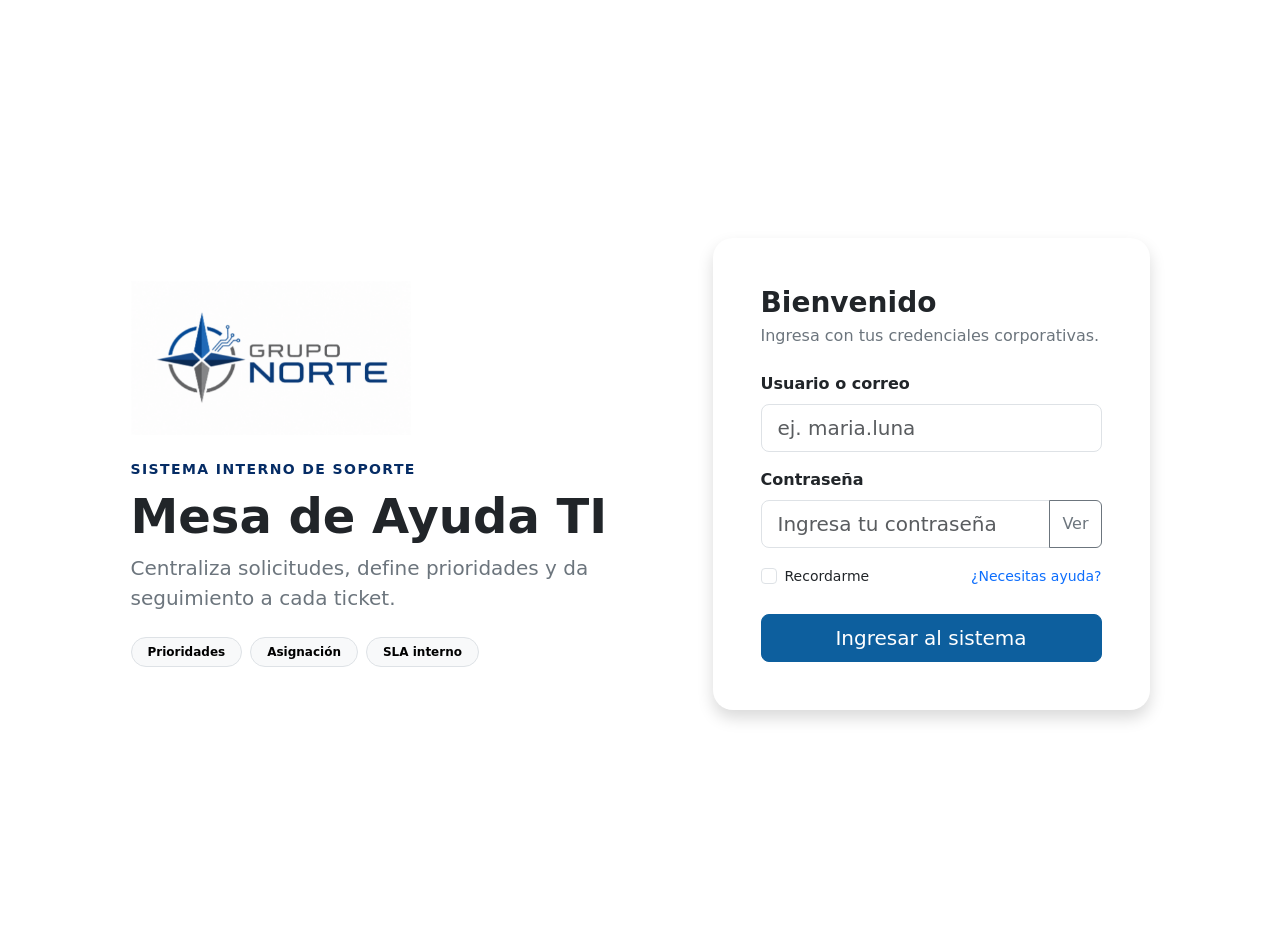
<file: Frontend/Vistas/login.html>
<!doctype html>
<html lang="es">

<head>
  <meta charset="utf-8">
  <meta name="viewport" content="width=device-width, initial-scale=1">
  <title>Iniciar sesión | Grupo Norte</title>
  <link href="https://cdn.jsdelivr.net/npm/bootstrap@5.3.8/dist/css/bootstrap.min.css" rel="stylesheet">
  <link rel="stylesheet" href="../Estilos/estilo-login.css">
  <link rel="stylesheet" href="../Estilos/Animaciones-css-login.css">
</head>

<body>
  <!-- Contenedor principal de la pantalla de login -->
  <main class="container py-4 py-lg-5">
    <div class="row min-vh-100 align-items-center justify-content-center g-4 g-lg-5">
      <!-- Lado izquierdo: información del sistema -->
      <section class="col-lg-6 text-center text-lg-start" aria-labelledby="tituloSistema">
        <img class="img-fluid company-logo mb-4" src="../Imagenes/logoEmpresa.png" alt="Logo de Grupo Norte S.A.">
        <p class="text-uppercase fw-bold small text-primary-emphasis letter-spacing mb-2">Sistema interno de soporte</p>
        <h1 id="tituloSistema" class="display-5 fw-bold text-dark">Mesa de Ayuda TI</h1>
        <p class="lead text-secondary mb-4">Centraliza solicitudes, define prioridades y da seguimiento a cada ticket.
        </p>
        <div class="d-flex flex-wrap justify-content-center justify-content-lg-start gap-2"><span
            class="badge rounded-pill text-bg-light border px-3 py-2">Prioridades</span><span
            class="badge rounded-pill text-bg-light border px-3 py-2">Asignación</span><span
            class="badge rounded-pill text-bg-light border px-3 py-2">SLA interno</span></div>
      </section>

      <!-- Lado derecho: formulario de inicio de sesión -->
      <section class="col-sm-10 col-md-8 col-lg-5" aria-labelledby="tituloLogin">
        <div class="card border-0 shadow login-card">
          <div class="card-body p-4 p-md-5">
            <h2 id="tituloLogin" class="h3 fw-bold mb-1">Bienvenido</h2>
            <p class="text-secondary mb-4">Ingresa con tus credenciales corporativas.</p>

            <div id="loginMessage" class="alert alert-danger d-none" role="alert" aria-live="polite"></div>

            <!-- Formulario con validación básica de Bootstrap -->
            <form id="loginForm" novalidate>
              <div class="mb-3"><label for="user" class="form-label fw-semibold">Usuario o correo</label><input
                  type="text" class="form-control form-control-lg" id="user" placeholder="ej. maria.luna" required
                  autocomplete="username">
                <div class="invalid-feedback">Ingresa tu usuario corporativo.</div>
              </div>
              <div class="mb-3"><label for="password" class="form-label fw-semibold">Contraseña</label>
                <div class="input-group"><input type="password" class="form-control form-control-lg" id="password"
                    placeholder="Ingresa tu contraseña" required autocomplete="current-password"><button
                    class="btn btn-outline-secondary" type="button" id="togglePassword"
                    aria-label="Mostrar contraseña">Ver</button></div>
                <div class="invalid-feedback">Ingresa tu contraseña.</div>
              </div>

              <!-- Opciones extras del login -->
              <div class="d-flex justify-content-between align-items-center mb-4">
                <div class="form-check"><input class="form-check-input" type="checkbox" id="remember"><label
                    class="form-check-label small" for="remember">Recordarme</label></div><a href="#"
                  class="small text-decoration-none" data-bs-toggle="modal" data-bs-target="#supportModal">¿Necesitas
                  ayuda?</a>
              </div><button class="btn btn-primary btn-lg w-100" type="submit">Ingresar al sistema</button>
            </form>
          </div>
        </div>
      </section>
    </div>
  </main>

  <!-- Modal de ayuda para recuperar acceso -->
  <div class="modal fade" id="supportModal" tabindex="-1" aria-labelledby="supportTitle" aria-hidden="true">
    <div class="modal-dialog">
      <div class="modal-content">
        <div class="modal-header">
          <h2 class="modal-title fs-5" id="supportTitle">Soporte de acceso</h2><button type="button" class="btn-close"
            data-bs-dismiss="modal" aria-label="Cerrar"></button>
        </div>
        <div class="modal-body">Comunícate con el área de TI para restablecer tus credenciales corporativas.</div>
      </div>
    </div>
  </div>
  <script src="../App/config.js"></script>
  <script src="https://cdn.jsdelivr.net/npm/bootstrap@5.3.8/dist/js/bootstrap.bundle.min.js"></script>
  <script src="../App/javascript.js"></script>
</body>

</html>
</file>
<file: estilo-dashboard.css>
p{
    margin: 15px;
}

.cabecera {
    padding: 20px;
    margin-bottom: 20px;
}

.resumen-tickets{
    display: flex;
    gap: 20px;
    flex-wrap: wrap;
    align-content: space-between; 
    justify-content: center;
}

.card {
    padding: 20px;
    border: 1px solid #ddd;
    border-radius: 8px;
    background-color: #f9f9f9;
    flex: 1;
    min-width: 150px;
}

.main{
    display: grid;
    grid-template-columns: 4fr 1fr;
    grid-template-areas: "detalles actividad";
    gap: 20px;
    padding: 20px;
}

.detalles{

    display: grid;
    grid-template-rows: 1fr 3fr;
    grid-area: detalles;
    gap: 10px;
    
}

.detalles-agente,
.detalles-ticket{
    background-color: #f9f9f9;
    border: 1px solid #ddd;
    border-radius: 8px;
}

.actividad{
    display:grid;
    grid-template-rows: 3fr 2fr;
    grid-area: actividad;
    gap:10px;
}

.actividad-reciente,
.actividad-porcentaje{
    background-color: #f9f9f9;
    border: 1px solid #ddd;
    border-radius: 8px;
    display: flex;
    flex-direction: column;
}

.resumen-actividad{
    display: flex;
    gap: 5px;
    flex-wrap: wrap;
    justify-content: center;
}

.card-activiti {
    padding: 10px;
    border-top: 1px solid #8f8e8e;
    background-color: #f9f9f9;
    flex: 1;
    min-width: 150px;
}
</file>
<file: estilo-login.css>
*{
    padding: 10px;
}


main{
    display: grid;
    grid-template-columns: 400px 1fr;
    grid-template-areas: "logo formulario";
    justify-content: center;
    align-items: center;
}

.logo{
    grid-area: logo;
}

.formulario{
    background-color: rgb(205, 255, 255);
    grid-area: formulario;
    margin-left: 15px;
    border-radius: 30px;

}

#input{
    margin-inline-start: 20px;
}

.form-group {
    display: flex;
    flex-direction: column;   
    align-items: flex-start;  
    margin-bottom: 15px;      
}

.form-check {
    display: flex;
    align-items: center;      
    gap: 8px;                
    margin-bottom: 15px;
}

.form-text {
    margin-top: 5px;          
    margin-left: 2px;         
}

@media (max-width: 450px){
    
    main{
        display: grid;
        grid-template-columns: 1fr;
        grid-template-rows: auto;
        grid-template-areas: "logo"
            "formulario";
        justify-content: center;
        align-items: center;

    }
}

@media (max-width: 300px){
    
    main{
        display: grid;
        grid-template-columns: 1fr;
        grid-template-rows: auto;
        grid-template-areas: "logo"
            "formulario";
        justify-content: center;
        align-items: center;
    }

    body{
        background-color: rgb(205, 255, 255);
    }
}
</file>
<file: Frontend/estilo-login.css>
*{
    padding: 10px;
}


main{
    display: grid;
    grid-template-columns: 400px 1fr;
    grid-template-areas: "logo formulario";
    justify-content: center;
    align-items: center;
}

.logo{
    grid-area: logo;
}

.formulario{
    background-color: rgb(205, 255, 255);
    grid-area: formulario;
    margin-left: 15px;
    border-radius: 30px;

}

#input{
    margin-inline-start: 20px;
}

.form-group {
    display: flex;
    flex-direction: column;   
    align-items: flex-start;  
    margin-bottom: 15px;      
}

.form-check {
    display: flex;
    align-items: center;      
    gap: 8px;                
    margin-bottom: 15px;
}

.form-text {
    margin-top: 5px;          
    margin-left: 2px;         
}

@media (max-width: 450px){
    
    main{
        display: grid;
        grid-template-columns: 1fr;
        grid-template-rows: auto;
        grid-template-areas: "logo"
            "formulario";
        justify-content: center;
        align-items: center;

    }
}

@media (max-width: 300px){
    
    main{
        display: grid;
        grid-template-columns: 1fr;
        grid-template-rows: auto;
        grid-template-areas: "logo"
            "formulario";
        justify-content: center;
        align-items: center;
    }

    body{
        background-color: rgb(205, 255, 255);
    }
}
</file>
<file: Estilos/estilo-dashboard.css>
:root {
    --gn-navy: #12395a;
    --gn-blue: #0d5f9e;
    --gn-bg: #f4f7fb;
}

body {
    background: var(--gn-bg);
    color: var(--gn-navy);
    font-family: Inter, system-ui, -apple-system, "Segoe UI", sans-serif;
}

.app-nav {
    background: var(--gn-navy);
    box-shadow: 0 2px 12px rgba(18, 57, 90, .16);
}

.nav-logo {
    width: 34px;
    height: 34px;
    object-fit: contain;
    background: #fff;
    border-radius: .35rem;
}

.eyebrow {
    color: var(--gn-blue);
    font-size: .72rem;
    font-weight: 800;
    letter-spacing: .12em;
}

.metric-card {
    min-height: 105px;
    padding: 1.1rem;
    display: flex;
    gap: 1rem;
    align-items: center;
    background: #fff;
    border-radius: .9rem;
    box-shadow: 0 3px 14px rgba(18, 57, 90, .07);
}

.metric-card p {
    margin: 0;
    color: #6c7b8a;
    font-size: .82rem;
}

.metric-card strong {
    font-size: 1.65rem;
}

.metric-icon {
    display: grid;
    place-items: center;
    width: 42px;
    height: 42px;
    border-radius: .75rem;
    font-weight: 800;
}

.card {
    border-radius: .9rem;
}

.table> :not(caption)>*>* {
    padding: .9rem 1rem;
}

.table thead th {
    font-size: .72rem;
    text-transform: uppercase;
    letter-spacing: .05em;
    color: #627386;
    background: #f8fafc;
    white-space: nowrap;
}

.ticket-code {
    font-weight: 700;
    color: var(--gn-blue);
    font-size: .78rem;
}

.ticket-subject {
    display: block;
    max-width: 230px;
}

.badge {
    font-weight: 600;
}

.btn-primary {
    background: var(--gn-blue);
    border-color: var(--gn-blue);
}

.btn-primary:hover,
.btn-primary:focus {
    background: #0a4d81;
    border-color: #0a4d81;
}

@media (max-width: 576px) {
    .table> :not(caption)>*>* {
        padding: .75rem .7rem;
    }

    .nav-logo {
        width: 28px;
        height: 28px;
    }
}
</file>
<file: Estilos/Animacion-estilos-dashboard.css>
.metric-card {
    transition: all 0.3s cubic-bezier(0.4, 0, 0.2, 1) !important;
    animation: fadeInUp 0.6s cubic-bezier(0.4, 0, 0.2, 1) forwards;
}   

.metric-card:hover {
    transform: translateY(-4px);
    box-shadow: 0 8px 16px rgba(13, 95, 158, 0.15);
}

.metric-card:active {
    transform: translateY(-2px);
    box-shadow: 0 4px 8px rgba(13, 95, 158, 0.1);
}

/* Animación de entrada del contador */
@keyframes fadeInUp {
    from {
        opacity: 0;
        transform: translateY(20px);
    }
    to {
        opacity: 1;
        transform: translateY(0);
    }
}

/* Pulse del número fuerte */
.metric-card strong {
    animation: pulse 1s ease-in-out infinite;
}

@keyframes pulse {
    0%, 100% {
        opacity: 1;
    }
    50% {
        opacity: 0.7;
    }
}

/* ANIMACION PARA BUSCADOR */
#searchTicket:focus {
    transform: scale(1.02);
    border-color: #0d5f9e !important;
    box-shadow: 0 0 0 3px rgba(13, 95, 158, 0.1), 0 4px 12px rgba(13, 95, 158, 0.15) !important;
}

#searchTicket:hover:not(:focus) {
    border-color: #93c5fd !important;
}

#filtroPrioridad:focus {
    transform: scale(1.02);
    border-color: #0d5f9e !important;
    box-shadow: 0 0 0 3px rgba(13, 95, 158, 0.1), 0 4px 12px rgba(13, 95, 158, 0.15) !important;
}

#filtroPrioridad:hover:not(:focus) {
    border-color: #93c5fd !important;
}

#filtroEstado:focus {
    transform: scale(1.02);
    border-color: #0d5f9e !important;
    box-shadow: 0 0 0 3px rgba(13, 95, 158, 0.1), 0 4px 12px rgba(13, 95, 158, 0.15) !important;
}

#filtroEstado:hover:not(:focus) {
    border-color: #93c5fd !important;
}

#filtroArea:focus {
    transform: scale(1.02);
    border-color: #0d5f9e !important;
    box-shadow: 0 0 0 3px rgba(13, 95, 158, 0.1), 0 4px 12px rgba(13, 95, 158, 0.15) !important;
}

#filtroArea:hover:not(:focus) {
    border-color: #93c5fd !important;
}

/* ANIMACION PARA NAVBAR BRAND (LOGO Y TITULO) */
.navbar-brand {
    transition: all 0.3s cubic-bezier(0.4, 0, 0.2, 1);
}

.navbar-brand:hover {
    transform: scale(1.05);
}

.navbar-brand .nav-logo {
    animation: spin 0.8s cubic-bezier(0.4, 0, 0.2, 1) forwards;
    transition: all 0.3s ease;
}

@keyframes spin {
    from {
        opacity: 0;
        transform: rotateY(-180deg) scale(0);
    }
    to {
        opacity: 1;
        transform: rotateY(0) scale(1);
    }
}

.navbar-brand span {
    animation: slideInRight 0.8s cubic-bezier(0.4, 0, 0.2, 1) 0.2s forwards;
    display: inline-block;
    transition: all 0.3s ease;
}

@keyframes slideInRight {
    from {
        opacity: 0;
        transform: translateX(20px);
    }
    to {
        opacity: 1;
        transform: translateX(0);
    }
}

.navbar-brand:hover span {
    color: #93c5fd;
    text-shadow: 0 0 10px rgba(147, 197, 253, 0.5);
}

/* ANIMACION PARA FILAS DE TICKETS */
#tablaTickets tr {
    animation: slideInLeft 0.6s cubic-bezier(0.4, 0, 0.2, 1) forwards;
    transition: all 0.3s ease;
}

#tablaTickets tr:nth-child(1) { animation-delay: 0.1s; }
#tablaTickets tr:nth-child(2) { animation-delay: 0.20s; }
#tablaTickets tr:nth-child(3) { animation-delay: 0.30s; }
#tablaTickets tr:nth-child(4) { animation-delay: 0.40s; }
#tablaTickets tr:nth-child(5) { animation-delay: 0.50s; }
#tablaTickets tr:nth-child(n+6) { animation-delay: 0.60s; }

@keyframes slideInLeft {
    from {
        opacity: 0;
        transform: translateX(-30px);
    }
    to {
        opacity: 1;
        transform: translateX(0);
    }
}

/* Animación del código del ticket */
.ticket-code {
    display: inline-block;
    animation: pulse 2s ease-in-out infinite;
    transition: all 0.3s ease;
}

/* Hover en filas de tickets */
#tablaTickets tr:hover {
    transform: translateX(5px);
    background-color: rgba(13, 95, 158, 0.05);
    box-shadow: -3px 0 8px rgba(13, 95, 158, 0.1);
}
</file>
<file: Estilos/estilo-login.css>
:root {
    --gn-blue: #0d5f9e;
    --gn-navy: #12395a;
}

body {
    background: #ffffff;
    color: var(--gn-navy);
    font-family: Inter, system-ui, -apple-system, "Segoe UI", sans-serif;
}

.company-logo {
    display: block;
    width: min(100%, 280px);
    max-width: 280px;
    height: auto;
    object-fit: contain;
}

.letter-spacing {
    letter-spacing: .1em;
}

.login-card {
    border-radius: 1.25rem;
    background-color: #ffffff;
}

.form-control:focus {
    border-color: #5d9dcc;
    box-shadow: 0 0 0 .25rem rgba(13, 95, 158, .14);
}

.btn-primary {
    background-color: var(--gn-blue);
    border-color: var(--gn-blue);
}

.btn-primary:hover,
.btn-primary:focus {
    background-color: #0a4d81;
    border-color: #0a4d81;
}

@media (max-width: 991.98px) {
    .company-logo {
        width: min(100%, 220px);
        max-width: 220px;
        margin-inline: auto;
    }
}
</file>
<file: Estilos/Animaciones-css-login.css>
/* PRIORIDADES, ASIGNACION Y SLA INTERNO */
span.badge.rounded-pill {
    cursor: default !important; 
    transition: all 0.3s cubic-bezier(0.4, 0, 0.2, 1) !important;
}

span.badge.rounded-pill:hover {
    background-color: #f0f6fc !important;
    color: #0d5f9e !important;
    border-color: #b9d9f3 !important;
    transform: translateY(-3px);
    box-shadow: 0 6px 12px rgba(13, 95, 158, 0.15);
}

span.badge.rounded-pill:active {
    transform: translateY(-1px);
    box-shadow: 0 2px 4px rgba(13, 95, 158, 0.2);
}

/* LOGO */
.company-logo {
    animation: fadeInDown 2s cubic-bezier(0.4, 0, 0.2, 1) forwards;
}

@keyframes fadeInDown {
    from {
        opacity: 0;
        transform: translateY(-15px);
    }
    to {
        opacity: 1;
        transform: translateY(0);
    }
}

/* BOTON INGRESAR AL SISTEMA */
.btn-primary {
    transition: all 0.3s cubic-bezier(0.4, 0, 0.2, 1) !important;
}

.btn-primary:hover {
    transform: translateY(-2px);
    box-shadow: 0 6px 15px rgba(13, 95, 158, 0.3);
}

.btn-primary:active {
    transform: translateY(0);
}

/* INGRESAR CORREO Y CONTRASEÑA */
.form-control {
    transition: all 0.25s ease-in-out !important;
}

.form-control:hover {
    border-color: #93c5fd;
}

/* ENLACE DE AYUDA */
a.small.text-decoration-none {
    position: relative;
    transition: color 0.2s ease;
}

a.small.text-decoration-none::after {
    content: '';
    position: absolute;
    width: 0;
    height: 1px;
    bottom: -2px;
    left: 0;
    background-color: currentColor;
    transition: width 0.3s ease;
}

a.small.text-decoration-none:hover::after {
    width: 100%;
}

/* Lo pongo pa no olvidarme despues oki */
</file>
<file: Frontend/Estilos/estilo-dashboard.css>
:root {
    --gn-navy: #12395a;
    --gn-blue: #0d5f9e;
    --gn-bg: #f4f7fb;
}

body {
    background: var(--gn-bg);
    color: var(--gn-navy);
    font-family: Inter, system-ui, -apple-system, "Segoe UI", sans-serif;
}

.app-nav {
    background: var(--gn-navy);
    box-shadow: 0 2px 12px rgba(18, 57, 90, .16);
}

.nav-logo {
    width: 34px;
    height: 34px;
    object-fit: contain;
    background: #fff;
    border-radius: .35rem;
}

.eyebrow {
    color: var(--gn-blue);
    font-size: .72rem;
    font-weight: 800;
    letter-spacing: .12em;
}

.metric-card {
    min-height: 105px;
    padding: 1.1rem;
    display: flex;
    gap: 1rem;
    align-items: center;
    background: #fff;
    border-radius: .9rem;
    box-shadow: 0 3px 14px rgba(18, 57, 90, .07);
}

.metric-card p {
    margin: 0;
    color: #6c7b8a;
    font-size: .82rem;
}

.metric-card strong {
    font-size: 1.65rem;
}

.metric-icon {
    display: grid;
    place-items: center;
    width: 42px;
    height: 42px;
    border-radius: .75rem;
    font-weight: 800;
}

.card {
    border-radius: .9rem;
}

.table> :not(caption)>*>* {
    padding: .9rem 1rem;
}

.table thead th {
    font-size: .72rem;
    text-transform: uppercase;
    letter-spacing: .05em;
    color: #627386;
    background: #f8fafc;
    white-space: nowrap;
}

.ticket-code {
    font-weight: 700;
    color: var(--gn-blue);
    font-size: .78rem;
}

.ticket-subject {
    display: block;
    max-width: 230px;
}

.badge {
    font-weight: 600;
}

.priority-badge {
    border: 1px solid currentColor;
}

.priority-text {
    font-weight: 700;
}

.table .priority-critical {
    color: #b42318;
}

.priority-badge.priority-critical {
    background: #fde8e7;
}

.table .priority-high {
    color: #c2410c;
}

.priority-badge.priority-high {
    background: #fff0e6;
}

.table .priority-medium {
    color: #946c00;
}

.priority-badge.priority-medium {
    background: #fff6cc;
}

.table .priority-low {
    color: #18743a;
}

.priority-badge.priority-low {
    background: #e5f5e9;
}

.table .priority-unknown {
    color: #526170;
}

.btn-primary {
    background: var(--gn-blue);
    border-color: var(--gn-blue);
}

.btn-primary:hover,
.btn-primary:focus {
    background: #0a4d81;
    border-color: #0a4d81;
}

@media (max-width: 576px) {
    .table> :not(caption)>*>* {
        padding: .75rem .7rem;
    }

    .nav-logo {
        width: 28px;
        height: 28px;
    }
}
</file>
<file: Frontend/Estilos/Animacion-estilos-dashboard.css>
.metric-card {
    transition: all 0.3s cubic-bezier(0.4, 0, 0.2, 1) !important;
    animation: fadeInUp 0.6s cubic-bezier(0.4, 0, 0.2, 1) forwards;
}   

.metric-card:hover {
    transform: translateY(-4px);
    box-shadow: 0 8px 16px rgba(13, 95, 158, 0.15);
}

.metric-card:active {
    transform: translateY(-2px);
    box-shadow: 0 4px 8px rgba(13, 95, 158, 0.1);
}

/* Animación de entrada del contador */
@keyframes fadeInUp {
    from {
        opacity: 0;
        transform: translateY(20px);
    }
    to {
        opacity: 1;
        transform: translateY(0);
    }
}

/* Pulse del número fuerte */
.metric-card strong {
    animation: pulse 1s ease-in-out infinite;
}

@keyframes pulse {
    0%, 100% {
        opacity: 1;
    }
    50% {
        opacity: 0.7;
    }
}

/* ANIMACION PARA BUSCADOR */
#searchTicket:focus {
    transform: scale(1.02);
    border-color: #0d5f9e !important;
    box-shadow: 0 0 0 3px rgba(13, 95, 158, 0.1), 0 4px 12px rgba(13, 95, 158, 0.15) !important;
}

#searchTicket:hover:not(:focus) {
    border-color: #93c5fd !important;
}

#filtroPrioridad:focus {
    transform: scale(1.02);
    border-color: #0d5f9e !important;
    box-shadow: 0 0 0 3px rgba(13, 95, 158, 0.1), 0 4px 12px rgba(13, 95, 158, 0.15) !important;
}

#filtroPrioridad:hover:not(:focus) {
    border-color: #93c5fd !important;
}

#filtroEstado:focus {
    transform: scale(1.02);
    border-color: #0d5f9e !important;
    box-shadow: 0 0 0 3px rgba(13, 95, 158, 0.1), 0 4px 12px rgba(13, 95, 158, 0.15) !important;
}

#filtroEstado:hover:not(:focus) {
    border-color: #93c5fd !important;
}

#filtroArea:focus {
    transform: scale(1.02);
    border-color: #0d5f9e !important;
    box-shadow: 0 0 0 3px rgba(13, 95, 158, 0.1), 0 4px 12px rgba(13, 95, 158, 0.15) !important;
}

#filtroArea:hover:not(:focus) {
    border-color: #93c5fd !important;
}

/* ANIMACION PARA NAVBAR BRAND (LOGO Y TITULO) */
.navbar-brand {
    transition: all 0.3s cubic-bezier(0.4, 0, 0.2, 1);
}

.navbar-brand:hover {
    transform: scale(1.05);
}

.navbar-brand .nav-logo {
    animation: spin 0.8s cubic-bezier(0.4, 0, 0.2, 1) forwards;
    transition: all 0.3s ease;
}

@keyframes spin {
    from {
        opacity: 0;
        transform: rotateY(-180deg) scale(0);
    }
    to {
        opacity: 1;
        transform: rotateY(0) scale(1);
    }
}

.navbar-brand span {
    animation: slideInRight 0.8s cubic-bezier(0.4, 0, 0.2, 1) 0.2s forwards;
    display: inline-block;
    transition: all 0.3s ease;
}

@keyframes slideInRight {
    from {
        opacity: 0;
        transform: translateX(20px);
    }
    to {
        opacity: 1;
        transform: translateX(0);
    }
}

.navbar-brand:hover span {
    color: #93c5fd;
    text-shadow: 0 0 10px rgba(147, 197, 253, 0.5);
}

/* ANIMACION PARA FILAS DE TICKETS */
#tablaTickets tr {
    animation: slideInLeft 0.6s cubic-bezier(0.4, 0, 0.2, 1) forwards;
    transition: all 0.3s ease;
}

#tablaTickets tr:nth-child(1) { animation-delay: 0.1s; }
#tablaTickets tr:nth-child(2) { animation-delay: 0.20s; }
#tablaTickets tr:nth-child(3) { animation-delay: 0.30s; }
#tablaTickets tr:nth-child(4) { animation-delay: 0.40s; }
#tablaTickets tr:nth-child(5) { animation-delay: 0.50s; }
#tablaTickets tr:nth-child(n+6) { animation-delay: 0.60s; }

@keyframes slideInLeft {
    from {
        opacity: 0;
        transform: translateX(-30px);
    }
    to {
        opacity: 1;
        transform: translateX(0);
    }
}

/* Animación del código del ticket */
.ticket-code {
    display: inline-block;
    animation: pulse 2s ease-in-out infinite;
    transition: all 0.3s ease;
}

/* Hover en filas de tickets */
#tablaTickets tr:hover {
    transform: translateX(5px);
    background-color: rgba(13, 95, 158, 0.05);
    box-shadow: -3px 0 8px rgba(13, 95, 158, 0.1);
}
</file>
<file: Frontend/Estilos/estilo-login.css>
:root {
    --gn-blue: #0d5f9e;
    --gn-navy: #12395a;
}

body {
    background: #ffffff;
    color: var(--gn-navy);
    font-family: Inter, system-ui, -apple-system, "Segoe UI", sans-serif;
}

.company-logo {
    display: block;
    width: min(100%, 280px);
    max-width: 280px;
    height: auto;
    object-fit: contain;
}

.letter-spacing {
    letter-spacing: .1em;
}

.login-card {
    border-radius: 1.25rem;
    background-color: #ffffff;
}

.form-control:focus {
    border-color: #5d9dcc;
    box-shadow: 0 0 0 .25rem rgba(13, 95, 158, .14);
}

.btn-primary {
    background-color: var(--gn-blue);
    border-color: var(--gn-blue);
}

.btn-primary:hover,
.btn-primary:focus {
    background-color: #0a4d81;
    border-color: #0a4d81;
}

@media (max-width: 991.98px) {
    .company-logo {
        width: min(100%, 220px);
        max-width: 220px;
        margin-inline: auto;
    }
}
</file>
<file: Frontend/Estilos/Animaciones-css-login.css>
/* PRIORIDADES, ASIGNACION Y SLA INTERNO */
span.badge.rounded-pill {
    cursor: default !important; 
    transition: all 0.3s cubic-bezier(0.4, 0, 0.2, 1) !important;
}

span.badge.rounded-pill:hover {
    background-color: #f0f6fc !important;
    color: #0d5f9e !important;
    border-color: #b9d9f3 !important;
    transform: translateY(-3px);
    box-shadow: 0 6px 12px rgba(13, 95, 158, 0.15);
}

span.badge.rounded-pill:active {
    transform: translateY(-1px);
    box-shadow: 0 2px 4px rgba(13, 95, 158, 0.2);
}

/* LOGO */
.company-logo {
    animation: fadeInDown 2s cubic-bezier(0.4, 0, 0.2, 1) forwards;
}

@keyframes fadeInDown {
    from {
        opacity: 0;
        transform: translateY(-15px);
    }
    to {
        opacity: 1;
        transform: translateY(0);
    }
}

/* BOTON INGRESAR AL SISTEMA */
.btn-primary {
    transition: all 0.3s cubic-bezier(0.4, 0, 0.2, 1) !important;
}

.btn-primary:hover {
    transform: translateY(-2px);
    box-shadow: 0 6px 15px rgba(13, 95, 158, 0.3);
}

.btn-primary:active {
    transform: translateY(0);
}

/* INGRESAR CORREO Y CONTRASEÑA */
.form-control {
    transition: all 0.25s ease-in-out !important;
}

.form-control:hover {
    border-color: #93c5fd;
}

/* ENLACE DE AYUDA */
a.small.text-decoration-none {
    position: relative;
    transition: color 0.2s ease;
}

a.small.text-decoration-none::after {
    content: '';
    position: absolute;
    width: 0;
    height: 1px;
    bottom: -2px;
    left: 0;
    background-color: currentColor;
    transition: width 0.3s ease;
}

a.small.text-decoration-none:hover::after {
    width: 100%;
}

/* Lo pongo pa no olvidarme despues oki */
</file>
